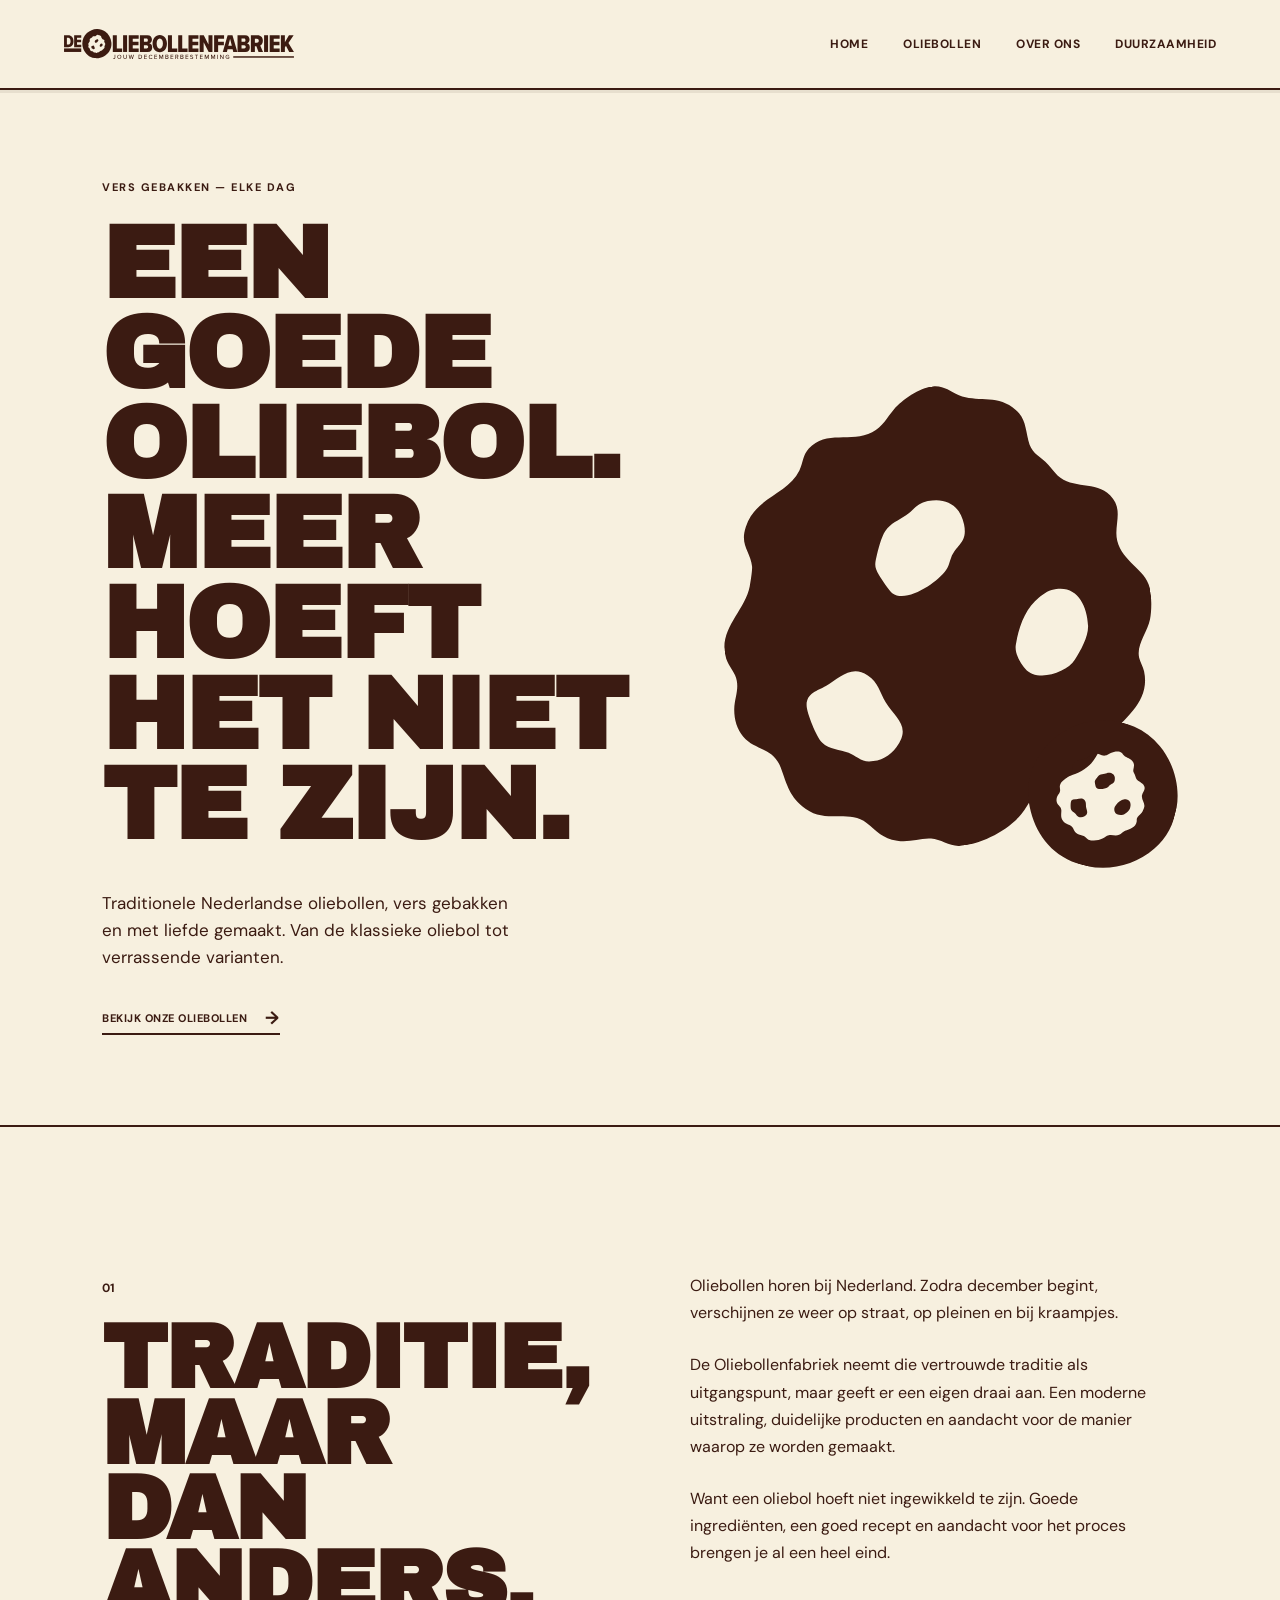
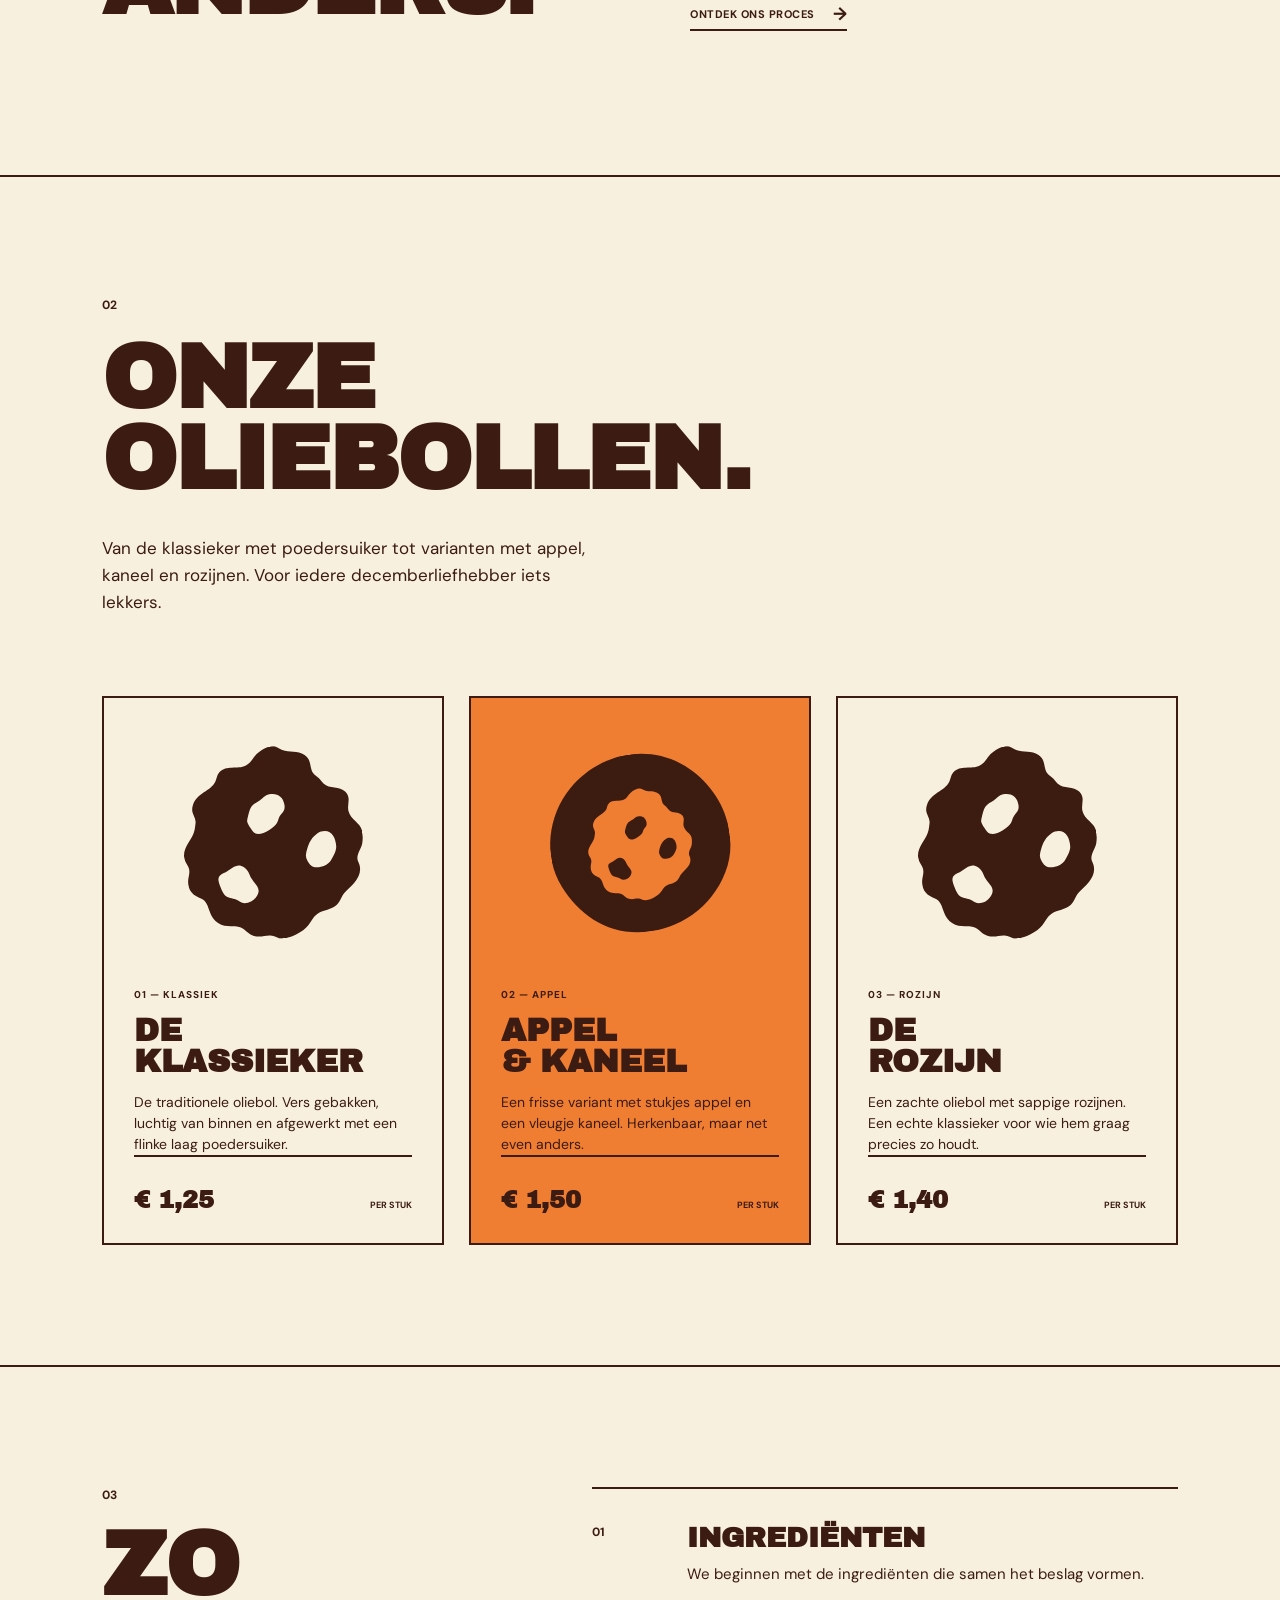
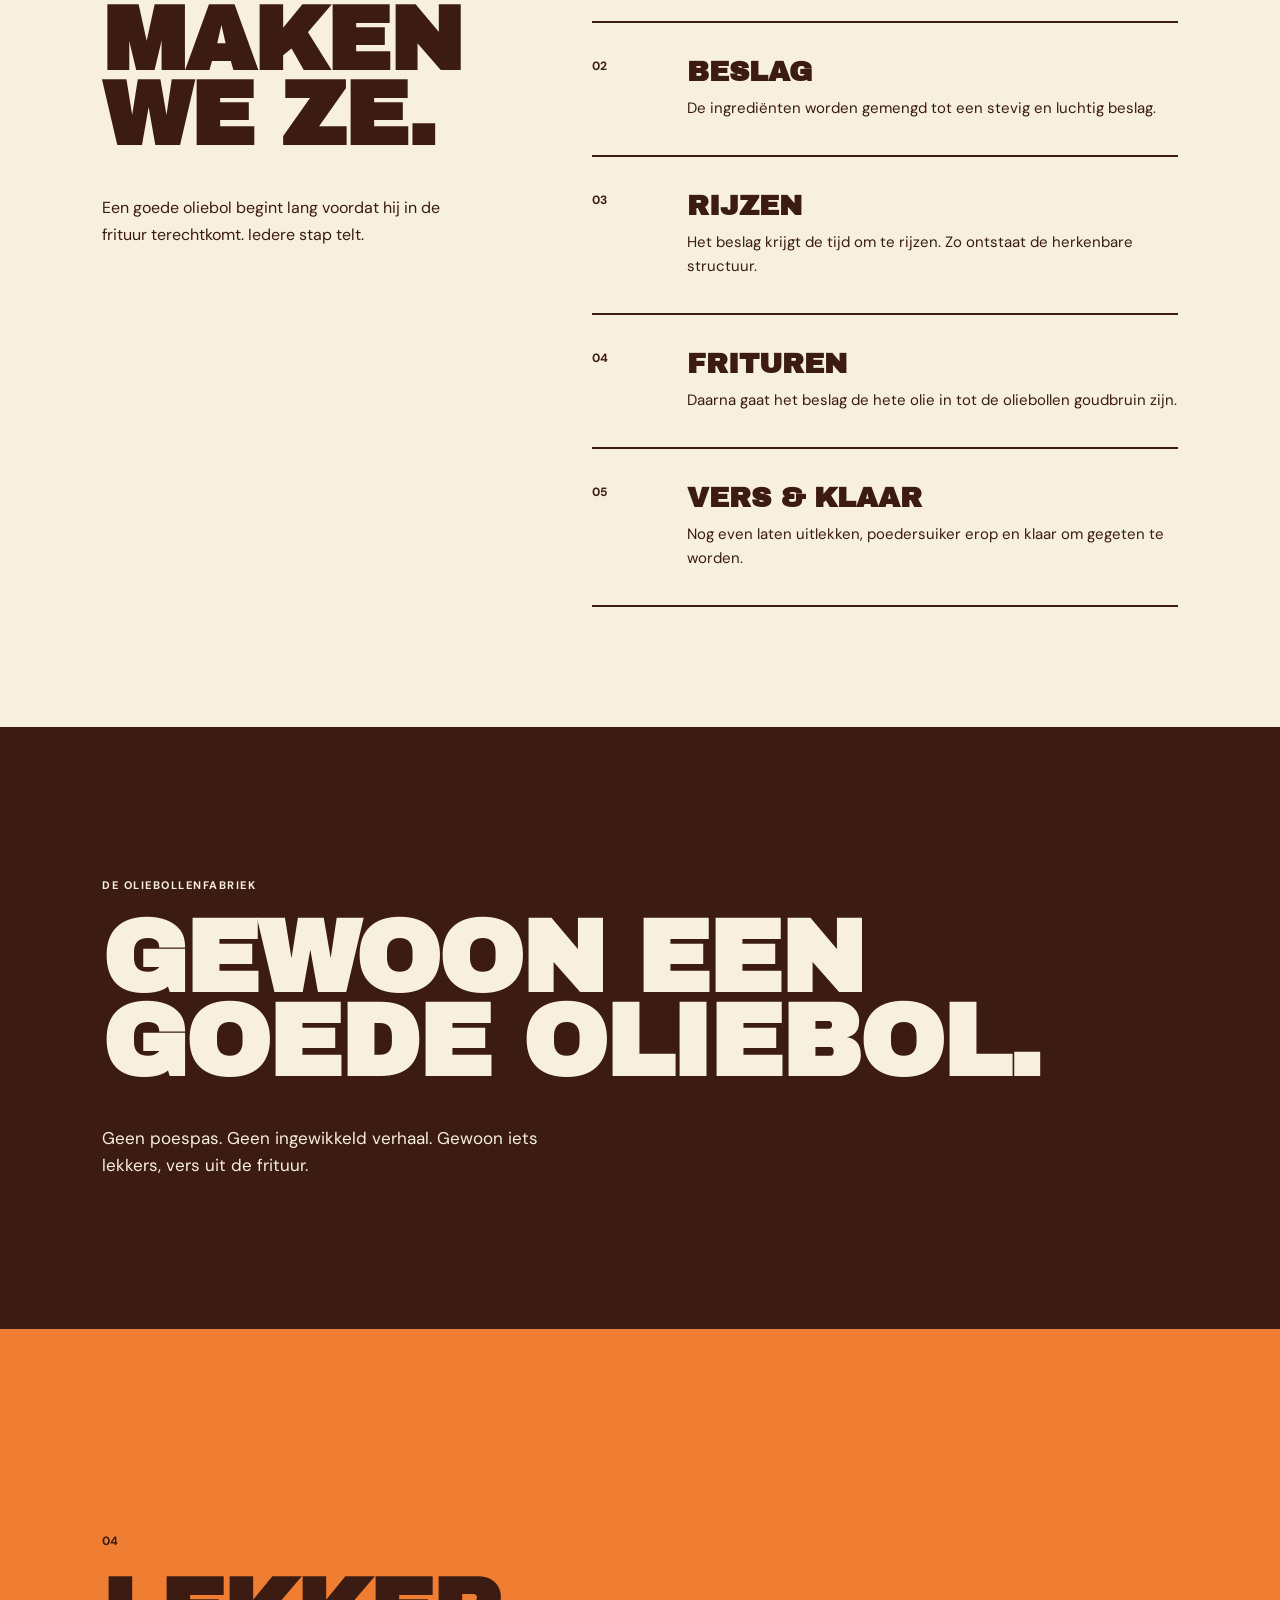
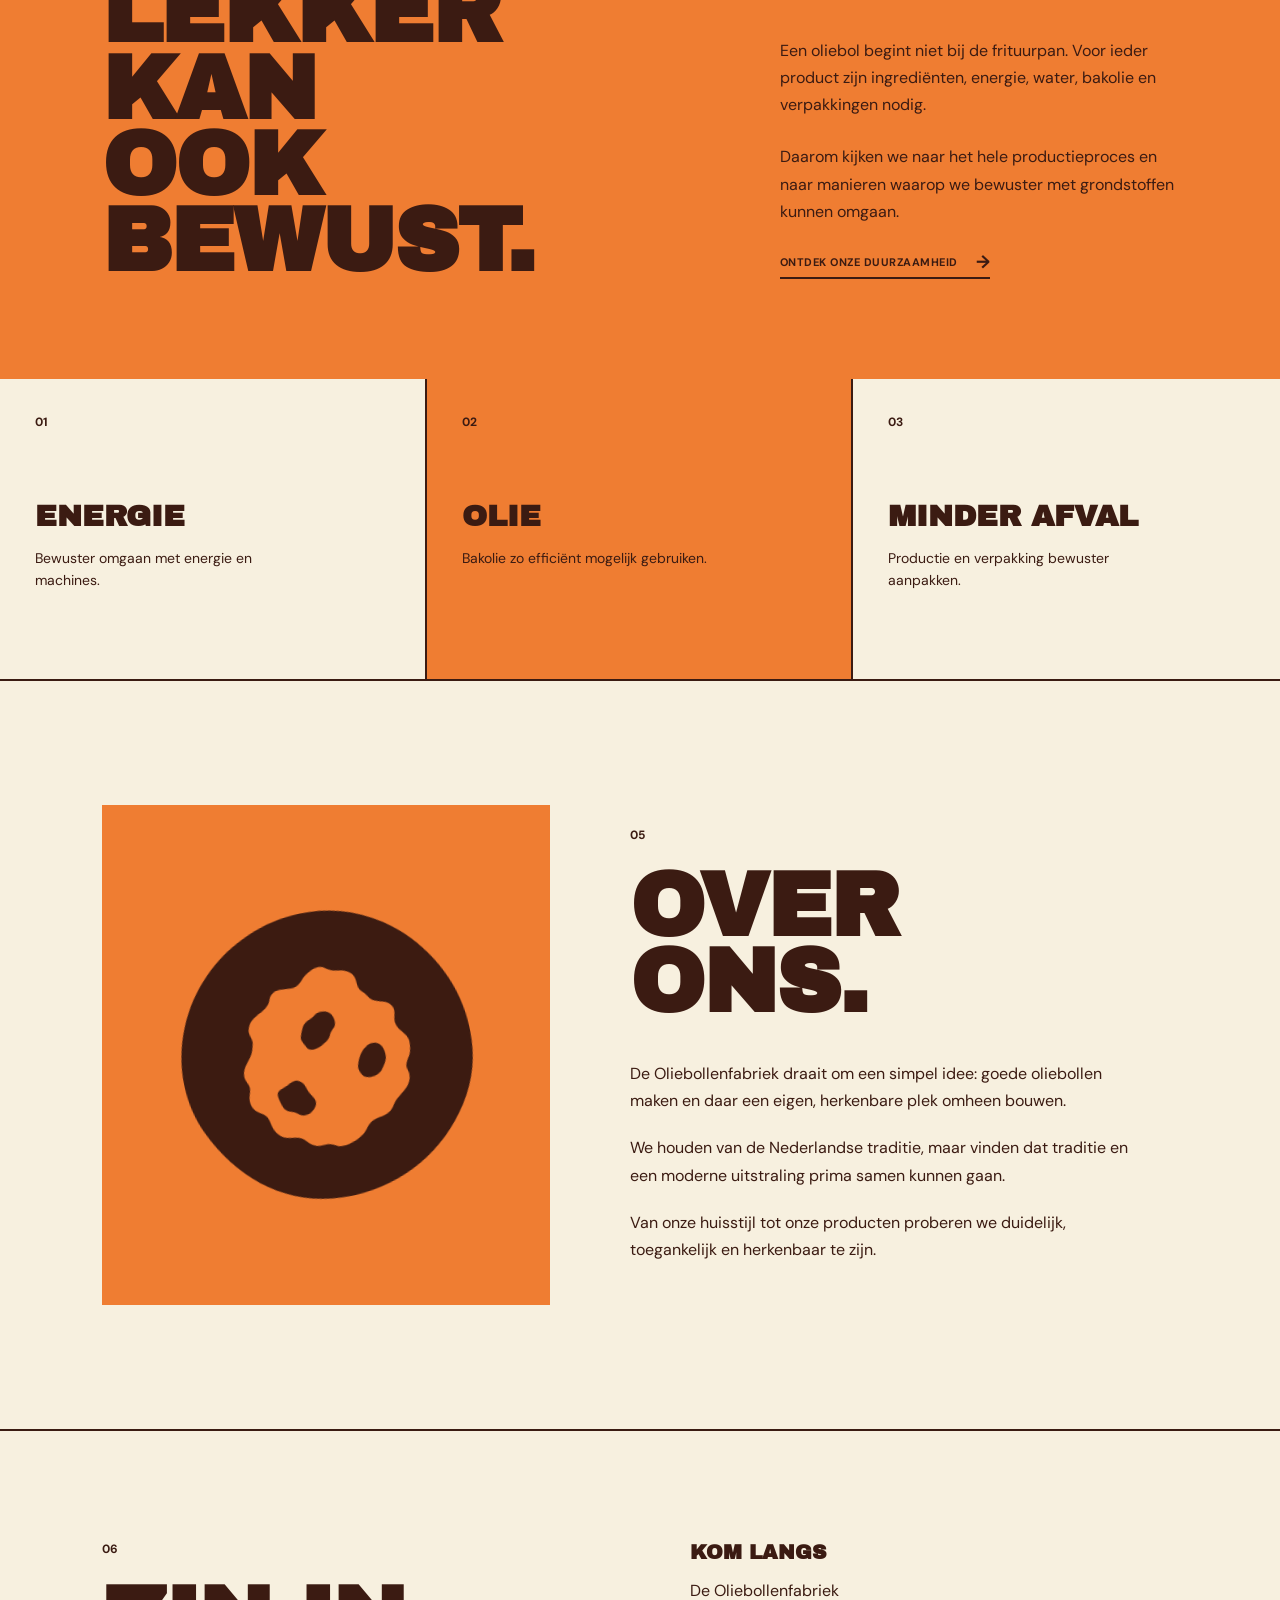
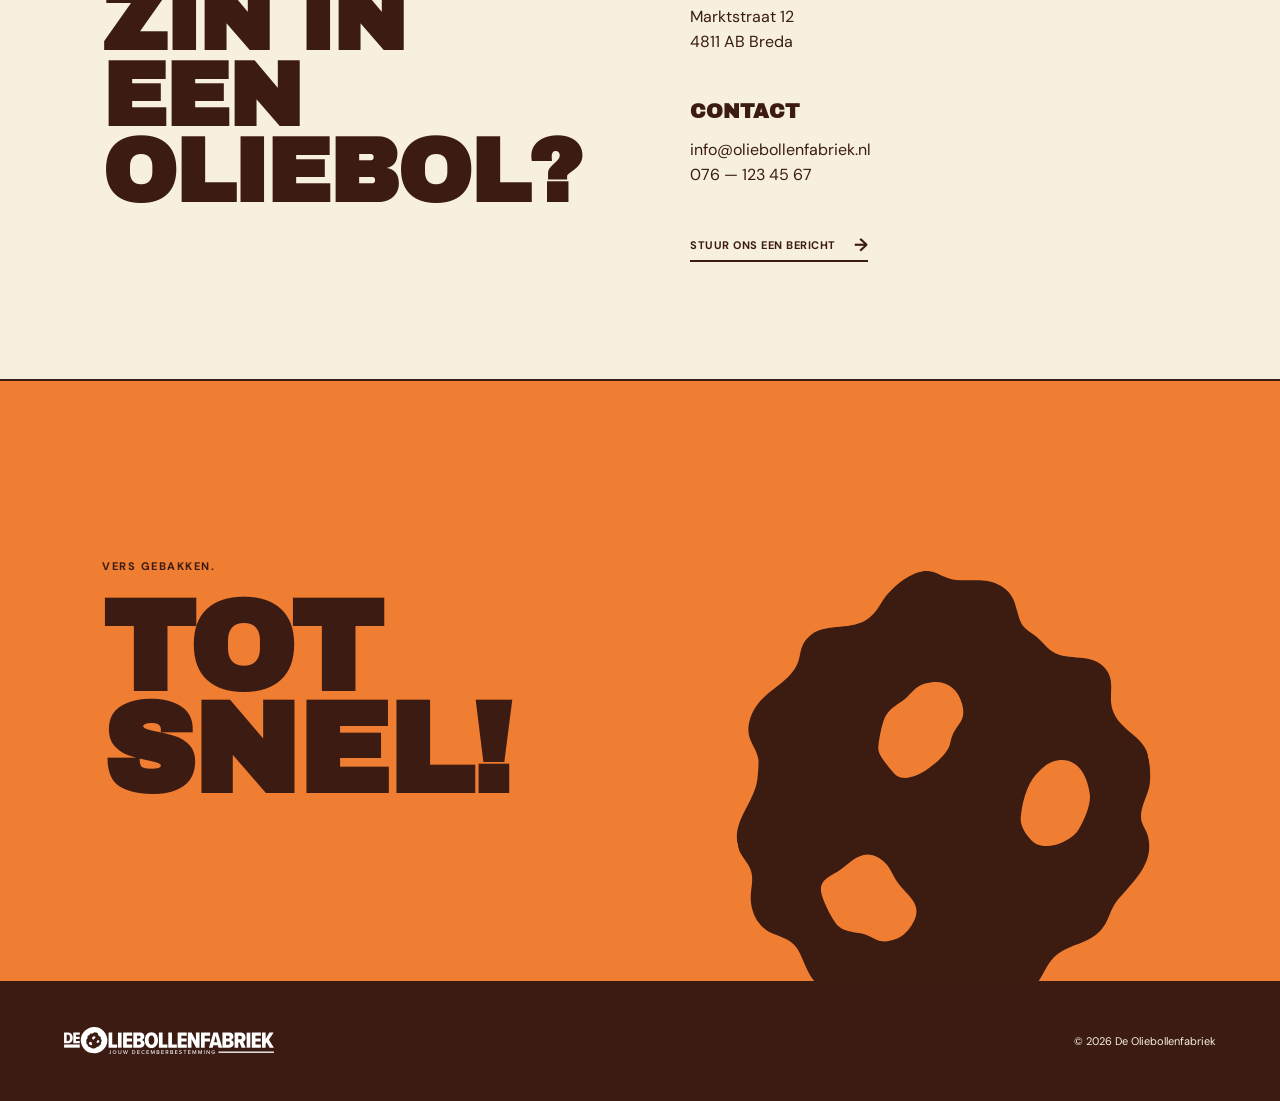
<file: index.html>
<!DOCTYPE html>
<html lang="nl">
<head>
    <meta charset="UTF-8">
    <meta name="viewport" content="width=device-width, initial-scale=1.0">

    <title>De Oliebollenfabriek</title>

    <link rel="stylesheet" href="style.css">

    <link rel="preconnect" href="https://fonts.googleapis.com">
    <link rel="preconnect" href="https://fonts.gstatic.com" crossorigin>

    <link
        href="https://fonts.googleapis.com/css2?family=Archivo+Black&family=DM+Sans:wght@400;500;700&display=swap"
        rel="stylesheet"
    >
</head>

<body>


<!-- =====================================================
     HEADER
     ===================================================== -->

<header class="navbar">

    <a href="index.html" class="brand">
        <img src="typeface_logo.svg" alt="De Oliebollenfabriek">
    </a>

    <nav>
        <a href="index.html">Home</a>
        <a href="#producten">Oliebollen</a>
        <a href="#over-ons">Over ons</a>
        <a href="duurzaamheid.html">Duurzaamheid</a>
    </nav>

</header>


<main>


<!-- =====================================================
     HERO
     ===================================================== -->

<section class="home-hero">

    <div class="home-hero-content">

        <p class="eyebrow">
            VERS GEBAKKEN — ELKE DAG
        </p>

        <h1>
            EEN GOEDE<br>
            OLIEBOL.<br>
            MEER HOEFT<br>
            HET NIET TE ZIJN.
        </h1>

        <p class="hero-description">
            Traditionele Nederlandse oliebollen, vers gebakken
            en met liefde gemaakt. Van de klassieke oliebol
            tot verrassende varianten.
        </p>

        <a href="#producten" class="text-button">
            BEKIJK ONZE OLIEBOLLEN
            <span>→</span>
        </a>

    </div>


    <div class="home-hero-visual">

        <img
            src="oliebol.svg"
            alt=""
            class="hero-oliebol"
        >

        <img
            src="oliebol_negative.svg"
            alt=""
            class="hero-oliebol-small"
        >

    </div>

</section>


<!-- =====================================================
     BRAND STORY
     ===================================================== -->

<section class="brand-story">

    <div class="brand-story-heading">

        <p class="section-number">
            01
        </p>

        <h2>
            TRADITIE,<br>
            MAAR DAN<br>
            ANDERS.
        </h2>

    </div>


    <div class="brand-story-content">

        <p>
            Oliebollen horen bij Nederland. Zodra december
            begint, verschijnen ze weer op straat, op pleinen
            en bij kraampjes.
        </p>

        <p>
            De Oliebollenfabriek neemt die vertrouwde traditie
            als uitgangspunt, maar geeft er een eigen draai aan.
            Een moderne uitstraling, duidelijke producten en
            aandacht voor de manier waarop ze worden gemaakt.
        </p>

        <p>
            Want een oliebol hoeft niet ingewikkeld te zijn.
            Goede ingrediënten, een goed recept en aandacht
            voor het proces brengen je al een heel eind.
        </p>

        <a href="#hoe-we-maken" class="text-button">
            ONTDEK ONS PROCES
            <span>→</span>
        </a>

    </div>

</section>


<!-- =====================================================
     PRODUCTS
     ===================================================== -->

<section class="products" id="producten">

    <div class="section-heading">

        <p class="section-number">
            02
        </p>

        <h2>
            ONZE<br>
            OLIEBOLLEN.
        </h2>

        <p class="section-intro">
            Van de klassieker met poedersuiker tot varianten
            met appel, kaneel en rozijnen. Voor iedere
            decemberliefhebber iets lekkers.
        </p>

    </div>


    <div class="product-grid">


        <!-- CLASSIC -->

        <article class="product-card">

            <div class="product-image">

                <img
                    src="oliebol.svg"
                    alt="Klassieke oliebol"
                >

            </div>

            <p class="product-number">
                01 — KLASSIEK
            </p>

            <h3>
                DE<br>
                KLASSIEKER
            </h3>

            <p>
                De traditionele oliebol. Vers gebakken,
                luchtig van binnen en afgewerkt met een
                flinke laag poedersuiker.
            </p>

            <div class="product-bottom">

                <strong>
                    € 1,25
                </strong>

                <span>
                    PER STUK
                </span>

            </div>

        </article>


        <!-- APPLE -->

        <article class="product-card orange-card">

            <div class="product-image">

                <img
                    src="oliebol_negative.svg"
                    alt="Appel-kaneel oliebol"
                >

            </div>

            <p class="product-number">
                02 — APPEL
            </p>

            <h3>
                APPEL<br>
                & KANEEL
            </h3>

            <p>
                Een frisse variant met stukjes appel en
                een vleugje kaneel. Herkenbaar, maar net
                even anders.
            </p>

            <div class="product-bottom">

                <strong>
                    € 1,50
                </strong>

                <span>
                    PER STUK
                </span>

            </div>

        </article>


        <!-- RAISIN -->

        <article class="product-card">

            <div class="product-image">

                <img
                    src="oliebol.svg"
                    alt="Oliebol met rozijnen"
                >

            </div>

            <p class="product-number">
                03 — ROZIJN
            </p>

            <h3>
                DE<br>
                ROZIJN
            </h3>

            <p>
                Een zachte oliebol met sappige rozijnen.
                Een echte klassieker voor wie hem graag
                precies zo houdt.
            </p>

            <div class="product-bottom">

                <strong>
                    € 1,40
                </strong>

                <span>
                    PER STUK
                </span>

            </div>

        </article>

    </div>

</section>


<!-- =====================================================
     HOW WE MAKE THEM
     ===================================================== -->

<section class="process" id="hoe-we-maken">

    <div class="process-heading">

        <p class="section-number">
            03
        </p>

        <h2>
            ZO MAKEN<br>
            WE ZE.
        </h2>

        <p>
            Een goede oliebol begint lang voordat hij
            in de frituur terechtkomt. Iedere stap telt.
        </p>

    </div>


    <div class="process-steps">


        <div class="process-step">

            <span>01</span>

            <div>
                <h3>INGREDIËNTEN</h3>

                <p>
                    We beginnen met de ingrediënten die
                    samen het beslag vormen.
                </p>
            </div>

        </div>


        <div class="process-step">

            <span>02</span>

            <div>
                <h3>BESLAG</h3>

                <p>
                    De ingrediënten worden gemengd tot
                    een stevig en luchtig beslag.
                </p>
            </div>

        </div>


        <div class="process-step">

            <span>03</span>

            <div>
                <h3>RIJZEN</h3>

                <p>
                    Het beslag krijgt de tijd om te rijzen.
                    Zo ontstaat de herkenbare structuur.
                </p>
            </div>

        </div>


        <div class="process-step">

            <span>04</span>

            <div>
                <h3>FRITUREN</h3>

                <p>
                    Daarna gaat het beslag de hete olie in
                    tot de oliebollen goudbruin zijn.
                </p>
            </div>

        </div>


        <div class="process-step">

            <span>05</span>

            <div>
                <h3>VERS & KLAAR</h3>

                <p>
                    Nog even laten uitlekken, poedersuiker
                    erop en klaar om gegeten te worden.
                </p>
            </div>

        </div>

    </div>

</section>


<!-- =====================================================
     BIG BRAND STATEMENT
     ===================================================== -->

<section class="brand-statement">

    <p class="eyebrow">
        DE OLIEBOLLENFABRIEK
    </p>

    <h2>
        GEWOON EEN<br>
        GOEDE OLIEBOL.
    </h2>

    <p>
        Geen poespas. Geen ingewikkeld verhaal.
        Gewoon iets lekkers, vers uit de frituur.
    </p>

</section>


<!-- =====================================================
     SUSTAINABILITY PREVIEW
     ===================================================== -->

<section class="sustainability-teaser">

    <div>

        <p class="section-number">
            04
        </p>

        <h2>
            LEKKER KAN<br>
            OOK BEWUST.
        </h2>

    </div>


    <div class="teaser-content">

        <p>
            Een oliebol begint niet bij de frituurpan.
            Voor ieder product zijn ingrediënten, energie,
            water, bakolie en verpakkingen nodig.
        </p>

        <p>
            Daarom kijken we naar het hele productieproces
            en naar manieren waarop we bewuster met
            grondstoffen kunnen omgaan.
        </p>

        <a
            href="duurzaamheid.html"
            class="text-button"
        >
            ONTDEK ONZE DUURZAAMHEID
            <span>→</span>
        </a>

    </div>

</section>


<!-- =====================================================
     SUSTAINABILITY MINI TOPICS
     ===================================================== -->

<section class="sustainability-highlights">

    <div class="sustainability-highlight">

        <span>01</span>

        <h3>
            ENERGIE
        </h3>

        <p>
            Bewuster omgaan met energie en machines.
        </p>

    </div>


    <div class="sustainability-highlight orange-highlight">

        <span>02</span>

        <h3>
            OLIE
        </h3>

        <p>
            Bakolie zo efficiënt mogelijk gebruiken.
        </p>

    </div>


    <div class="sustainability-highlight">

        <span>03</span>

        <h3>
            MINDER AFVAL
        </h3>

        <p>
            Productie en verpakking bewuster aanpakken.
        </p>

    </div>

</section>


<!-- =====================================================
     ABOUT US
     ===================================================== -->

<section class="about-home" id="over-ons">

    <div class="about-home-visual">

        <img
            src="oliebol_negative.svg"
            alt=""
        >

    </div>


    <div class="about-home-content">

        <p class="section-number">
            05
        </p>

        <h2>
            OVER<br>
            ONS.
        </h2>

        <p>
            De Oliebollenfabriek draait om een simpel idee:
            goede oliebollen maken en daar een eigen,
            herkenbare plek omheen bouwen.
        </p>

        <p>
            We houden van de Nederlandse traditie, maar
            vinden dat traditie en een moderne uitstraling
            prima samen kunnen gaan.
        </p>

        <p>
            Van onze huisstijl tot onze producten proberen
            we duidelijk, toegankelijk en herkenbaar te zijn.
        </p>

    </div>

</section>


<!-- =====================================================
     CONTACT
     ===================================================== -->

<section class="contact">

    <div>

        <p class="section-number">
            06
        </p>

        <h2>
            ZIN IN<br>
            EEN<br>
            OLIEBOL?
        </h2>

    </div>


    <div class="contact-info">

        <h3>
            KOM LANGS
        </h3>

        <p>
            De Oliebollenfabriek<br>
            Marktstraat 12<br>
            4811 AB Breda
        </p>


        <h3>
            CONTACT
        </h3>

        <p>
            info@oliebollenfabriek.nl<br>
            076 — 123 45 67
        </p>


        <a href="mailto:info@oliebollenfabriek.nl" class="text-button">
            STUUR ONS EEN BERICHT
            <span>→</span>
        </a>

    </div>

</section>


<!-- =====================================================
     CTA
     ===================================================== -->

<section class="home-cta">

    <p class="eyebrow">
        VERS GEBAKKEN.
    </p>

    <h2>
        TOT<br>
        SNEL!
    </h2>

    <img
        src="oliebol.svg"
        alt=""
    >

</section>


</main>


<!-- =====================================================
     FOOTER
     ===================================================== -->

<footer class="footer">

    <img
        src="typeface_logo.svg"
        alt="De Oliebollenfabriek"
    >

    <p>
        © 2026 De Oliebollenfabriek
    </p>

</footer>


</body>
</html>
</file>
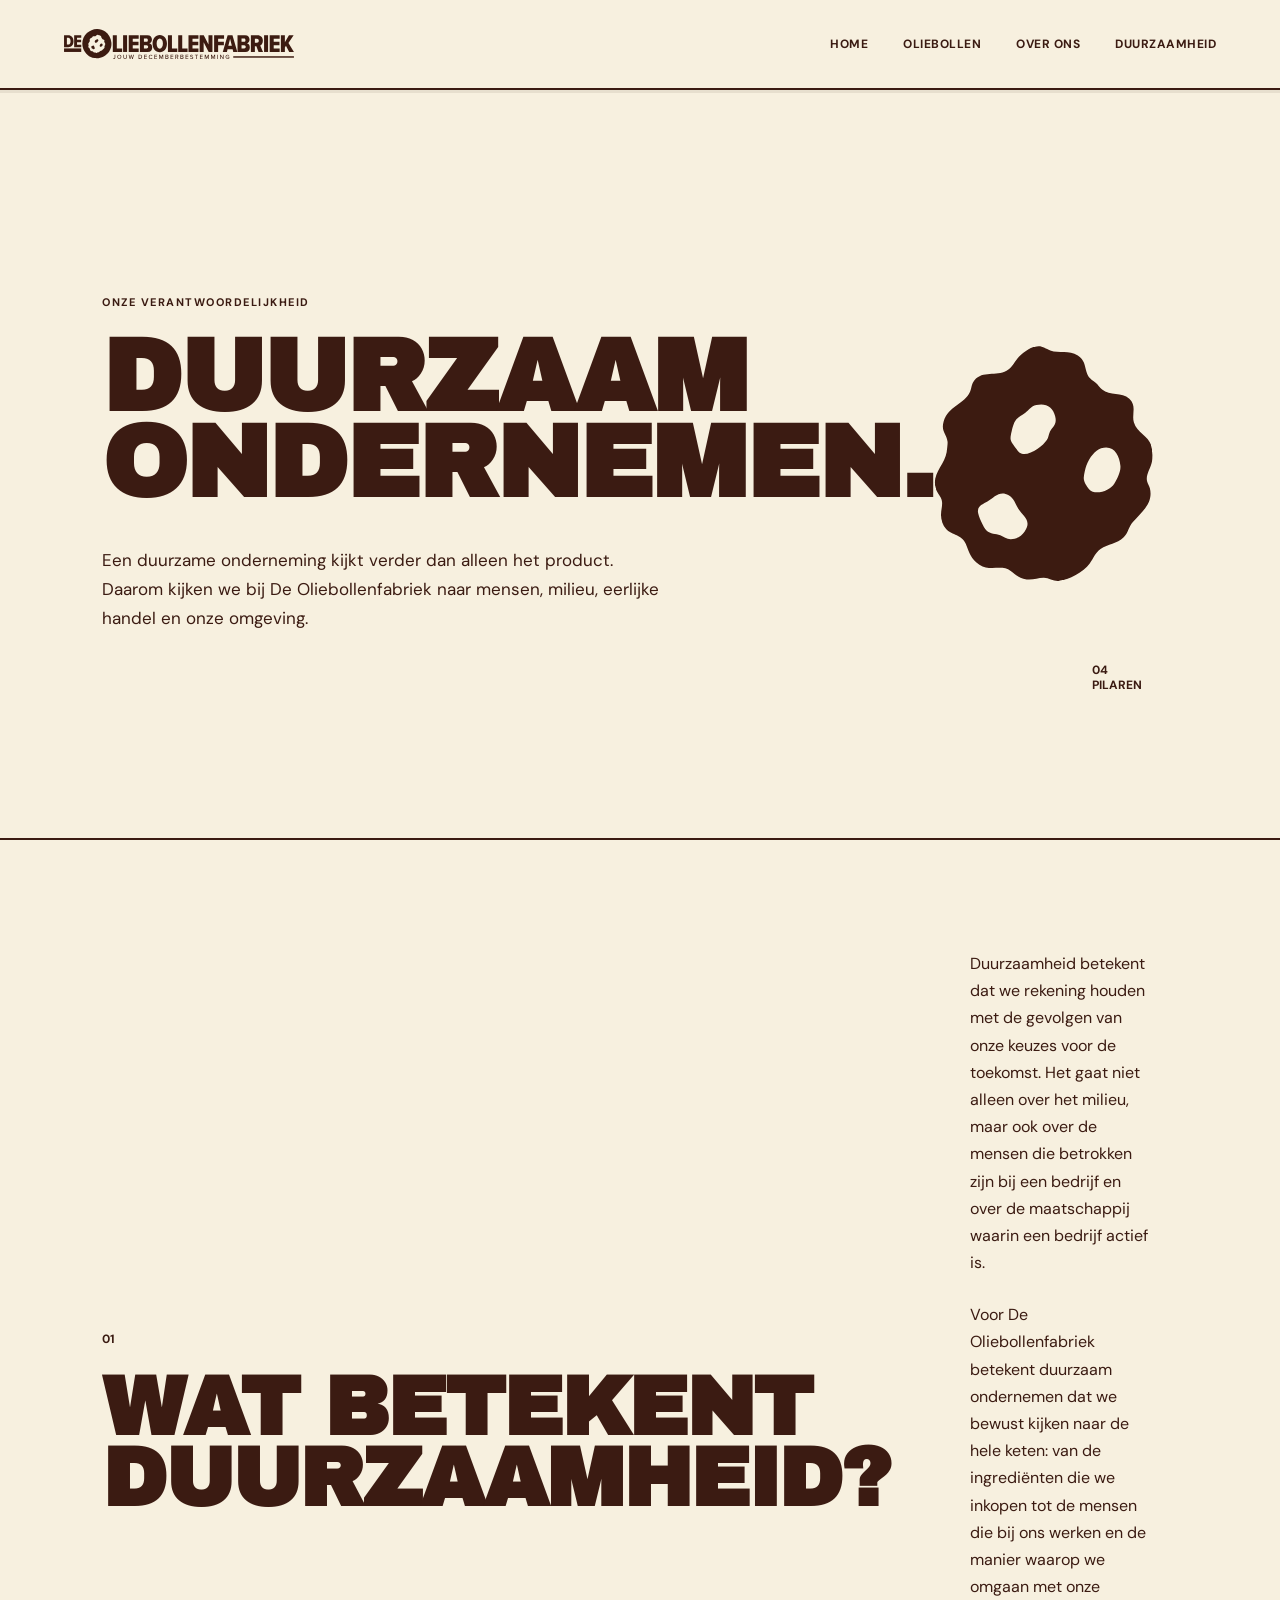
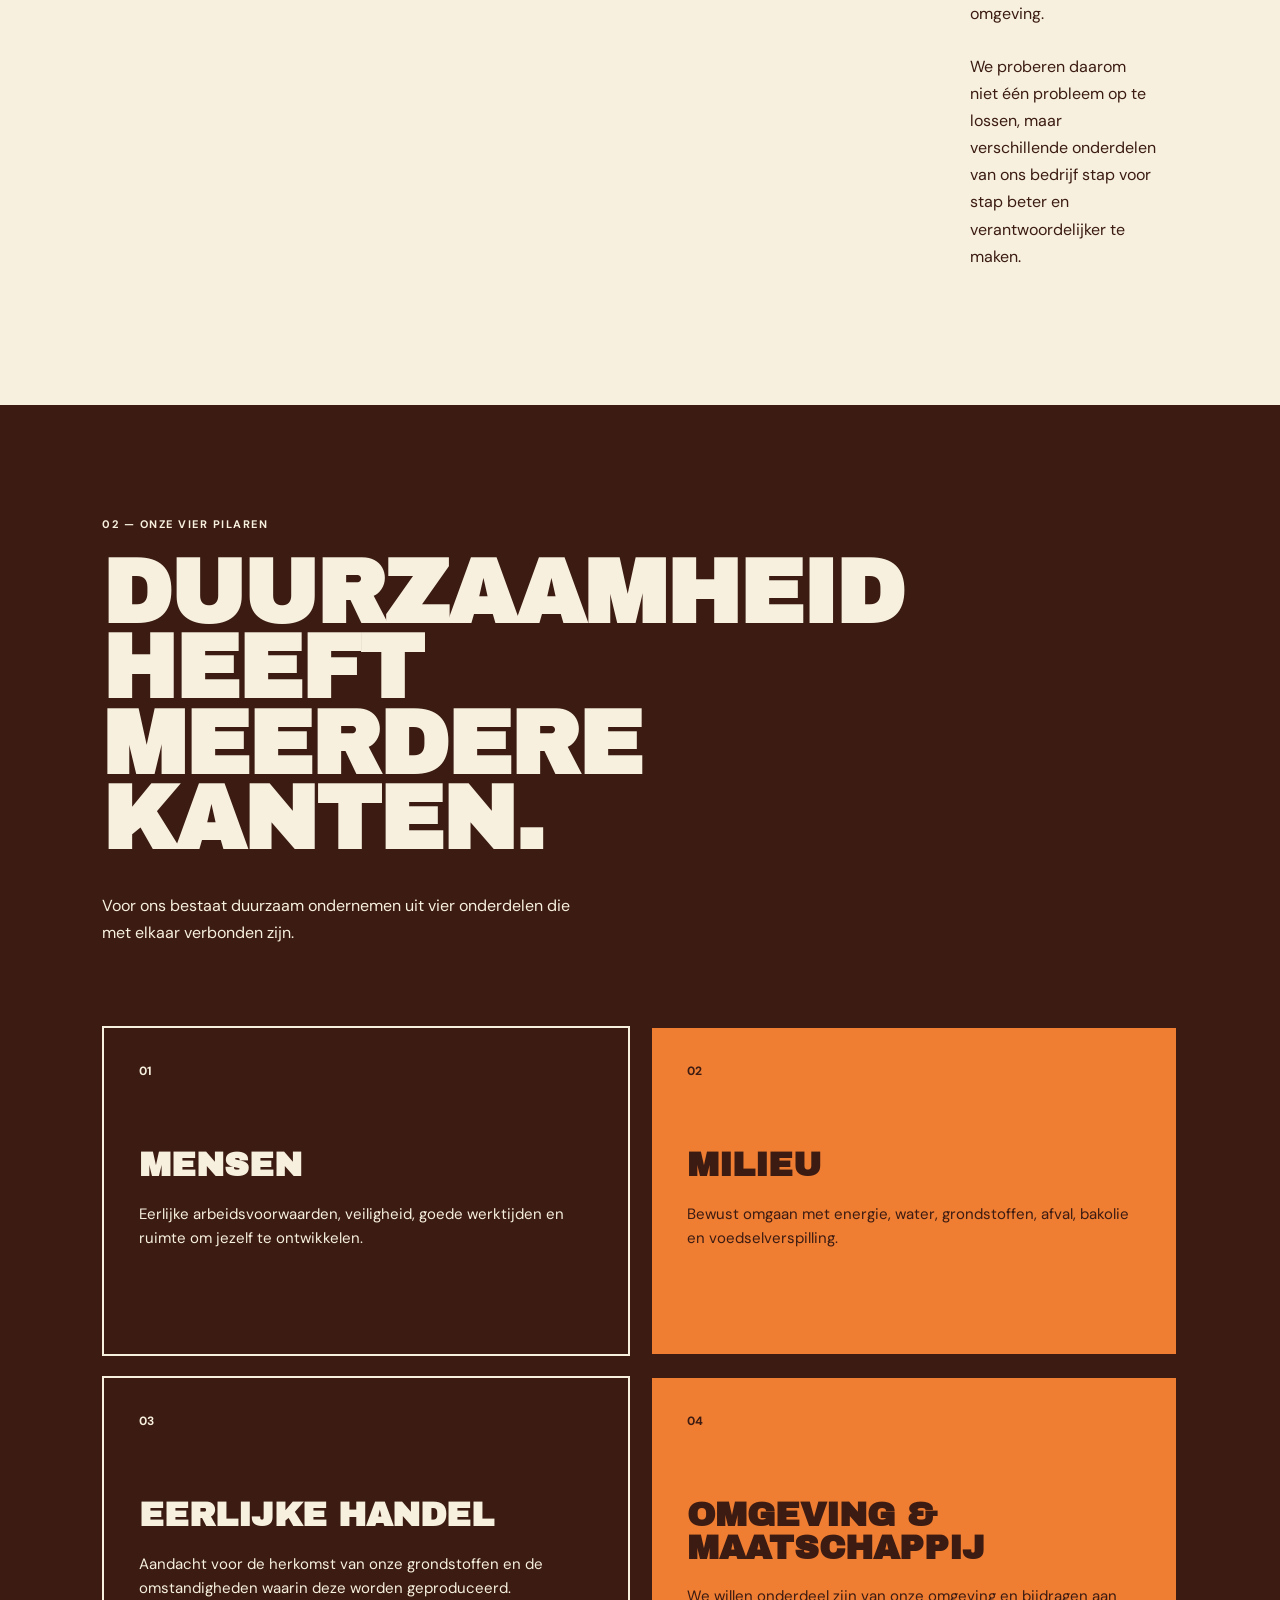
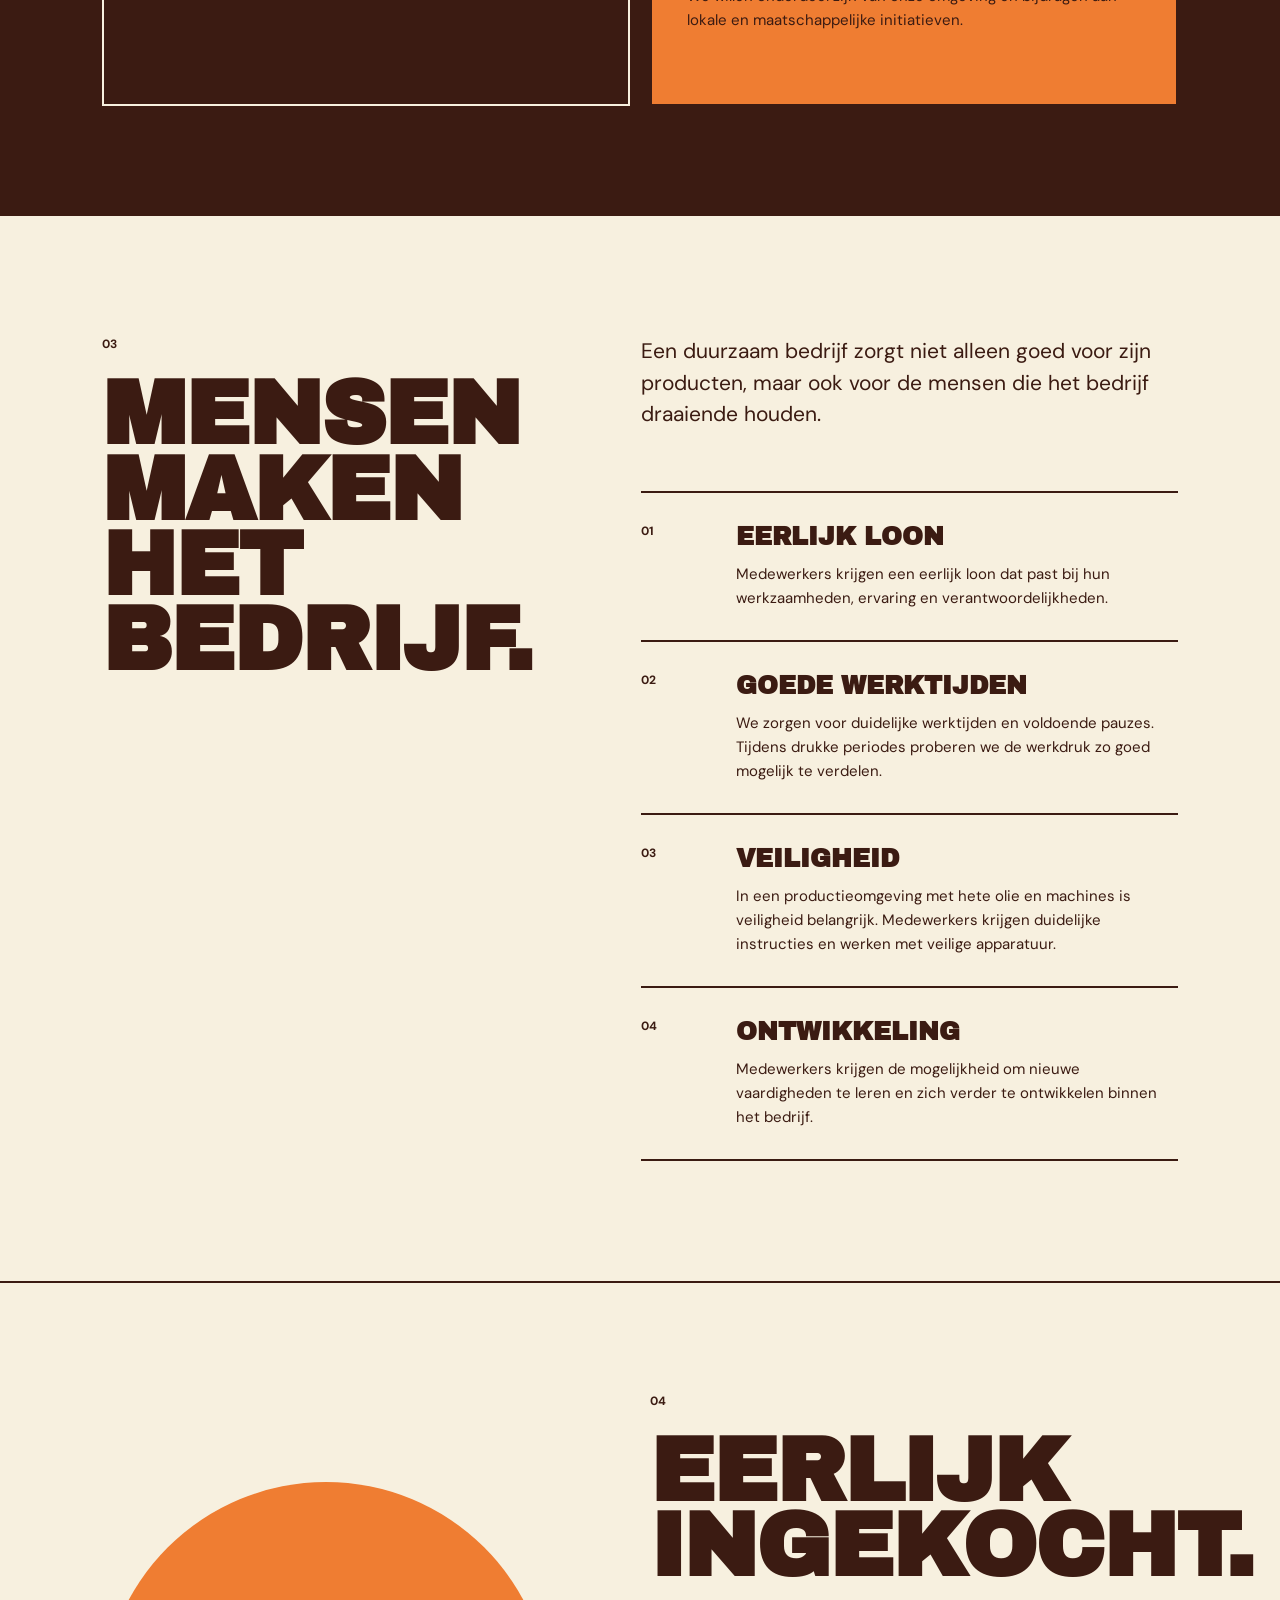
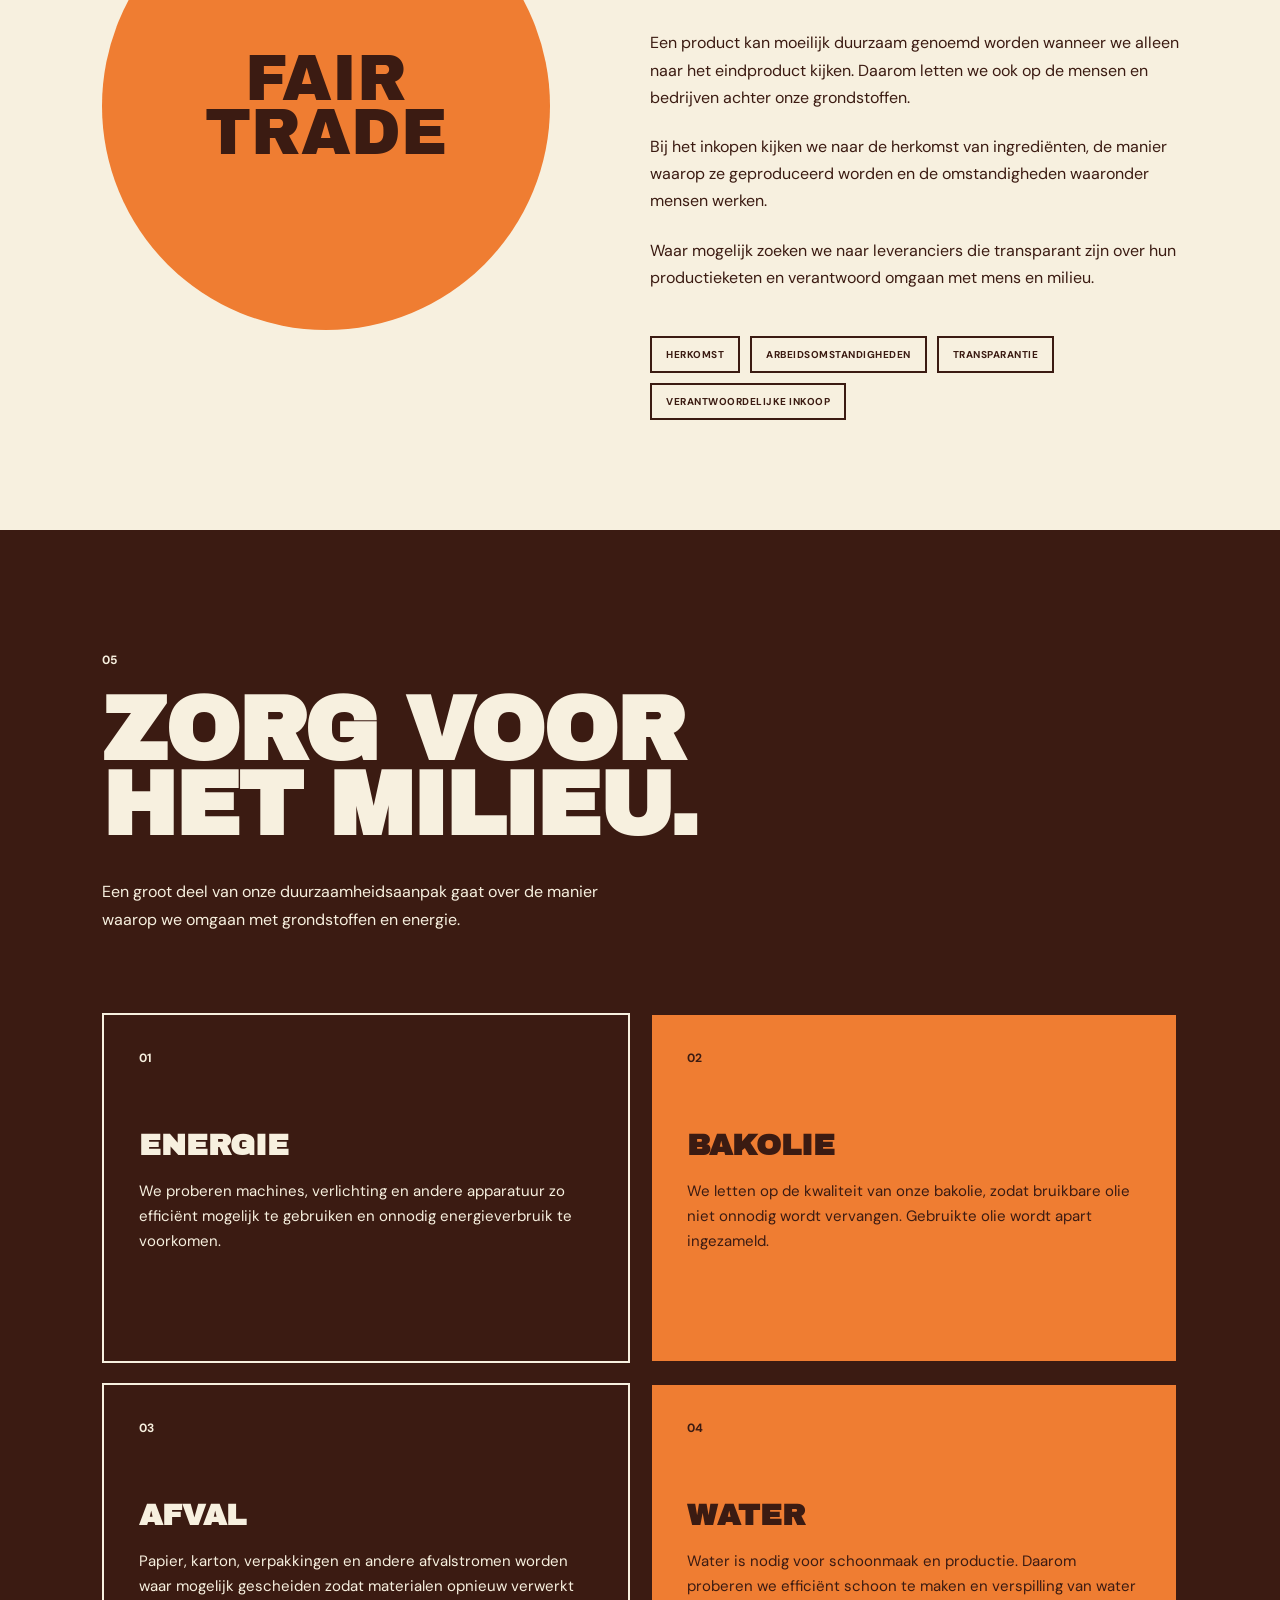
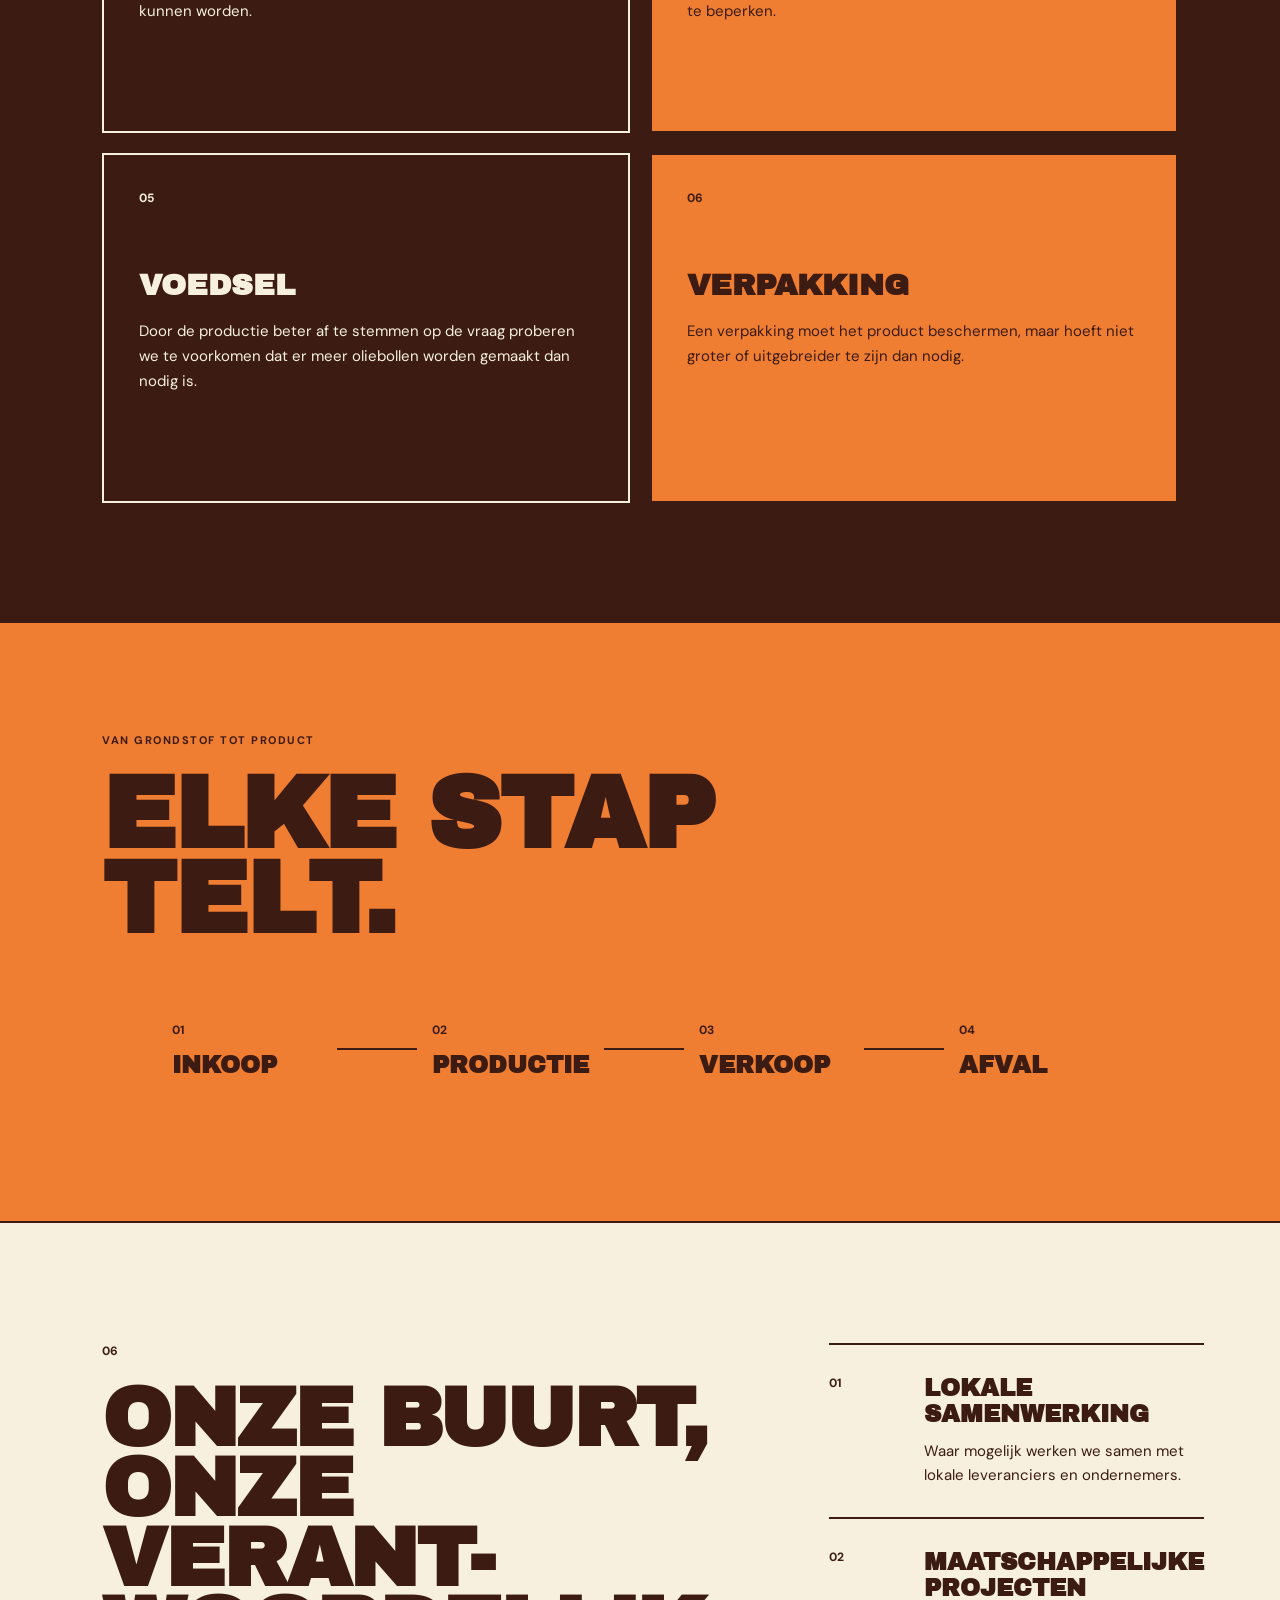
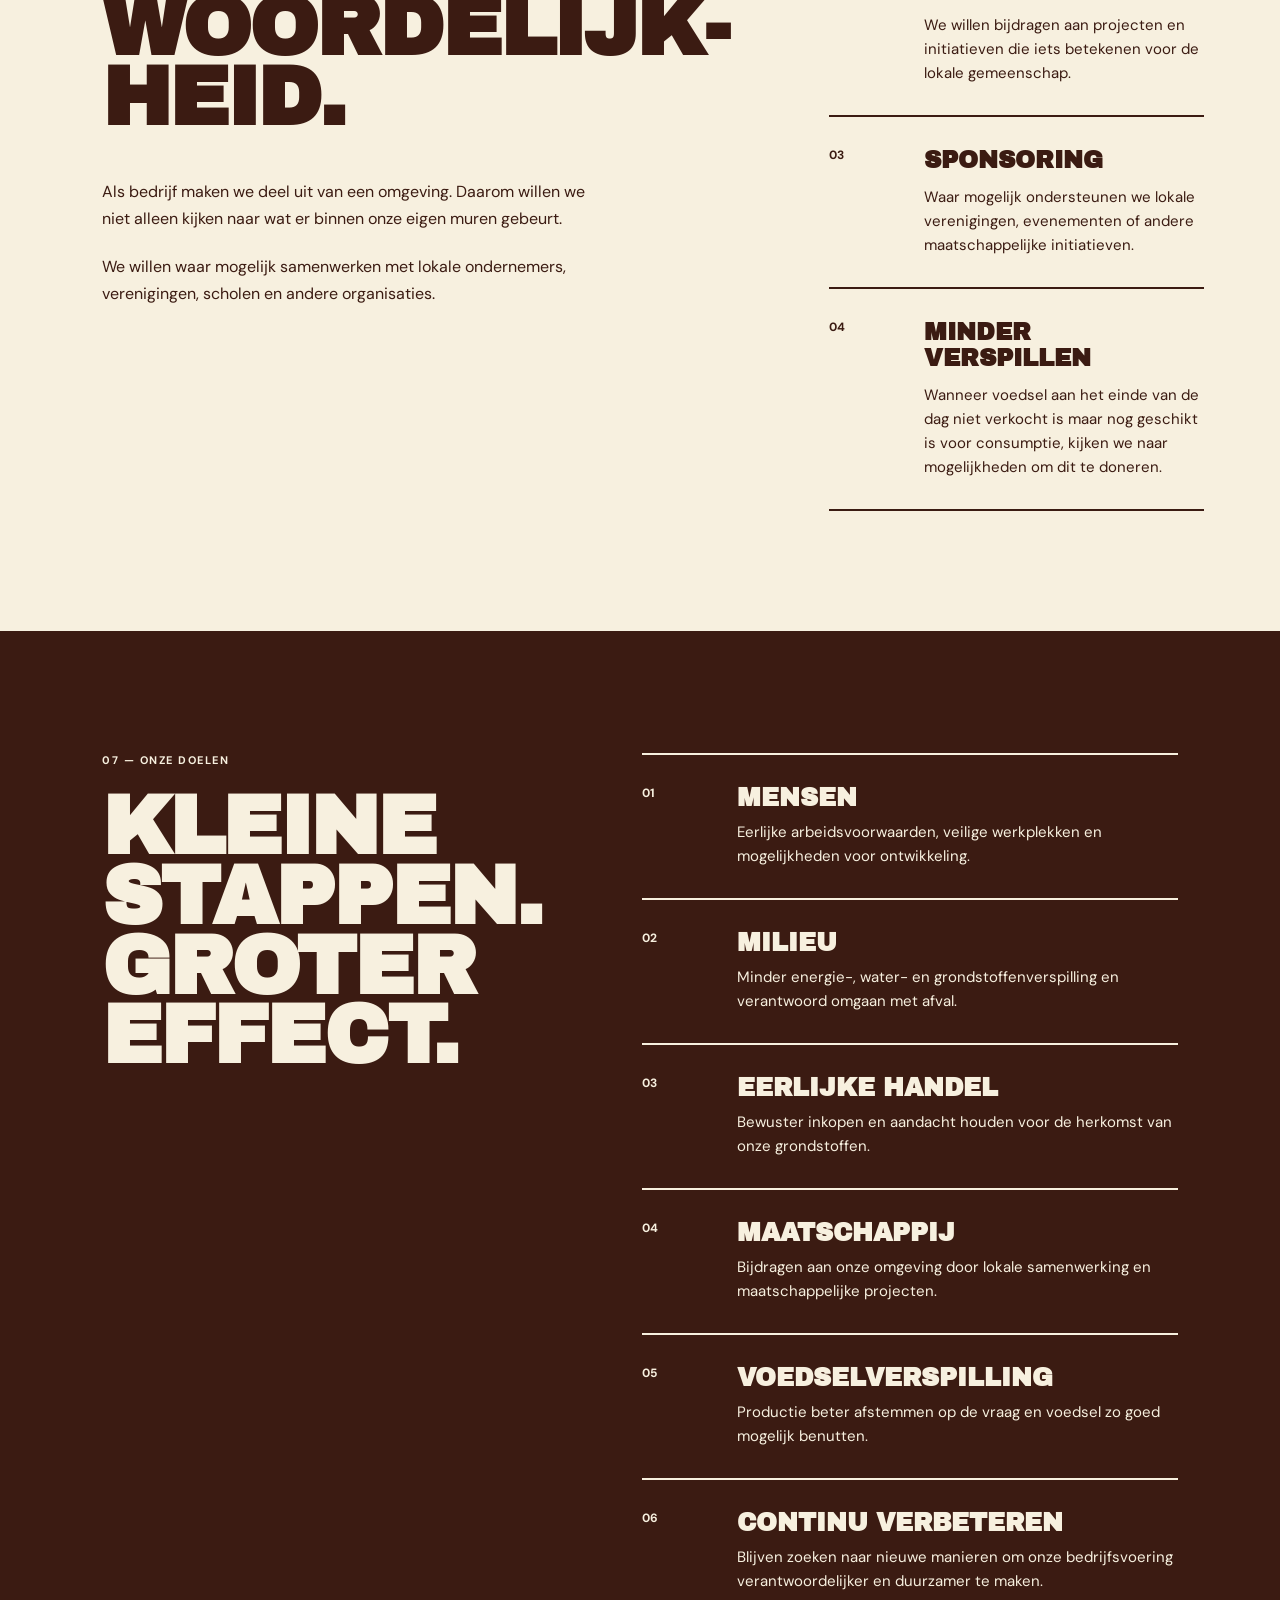
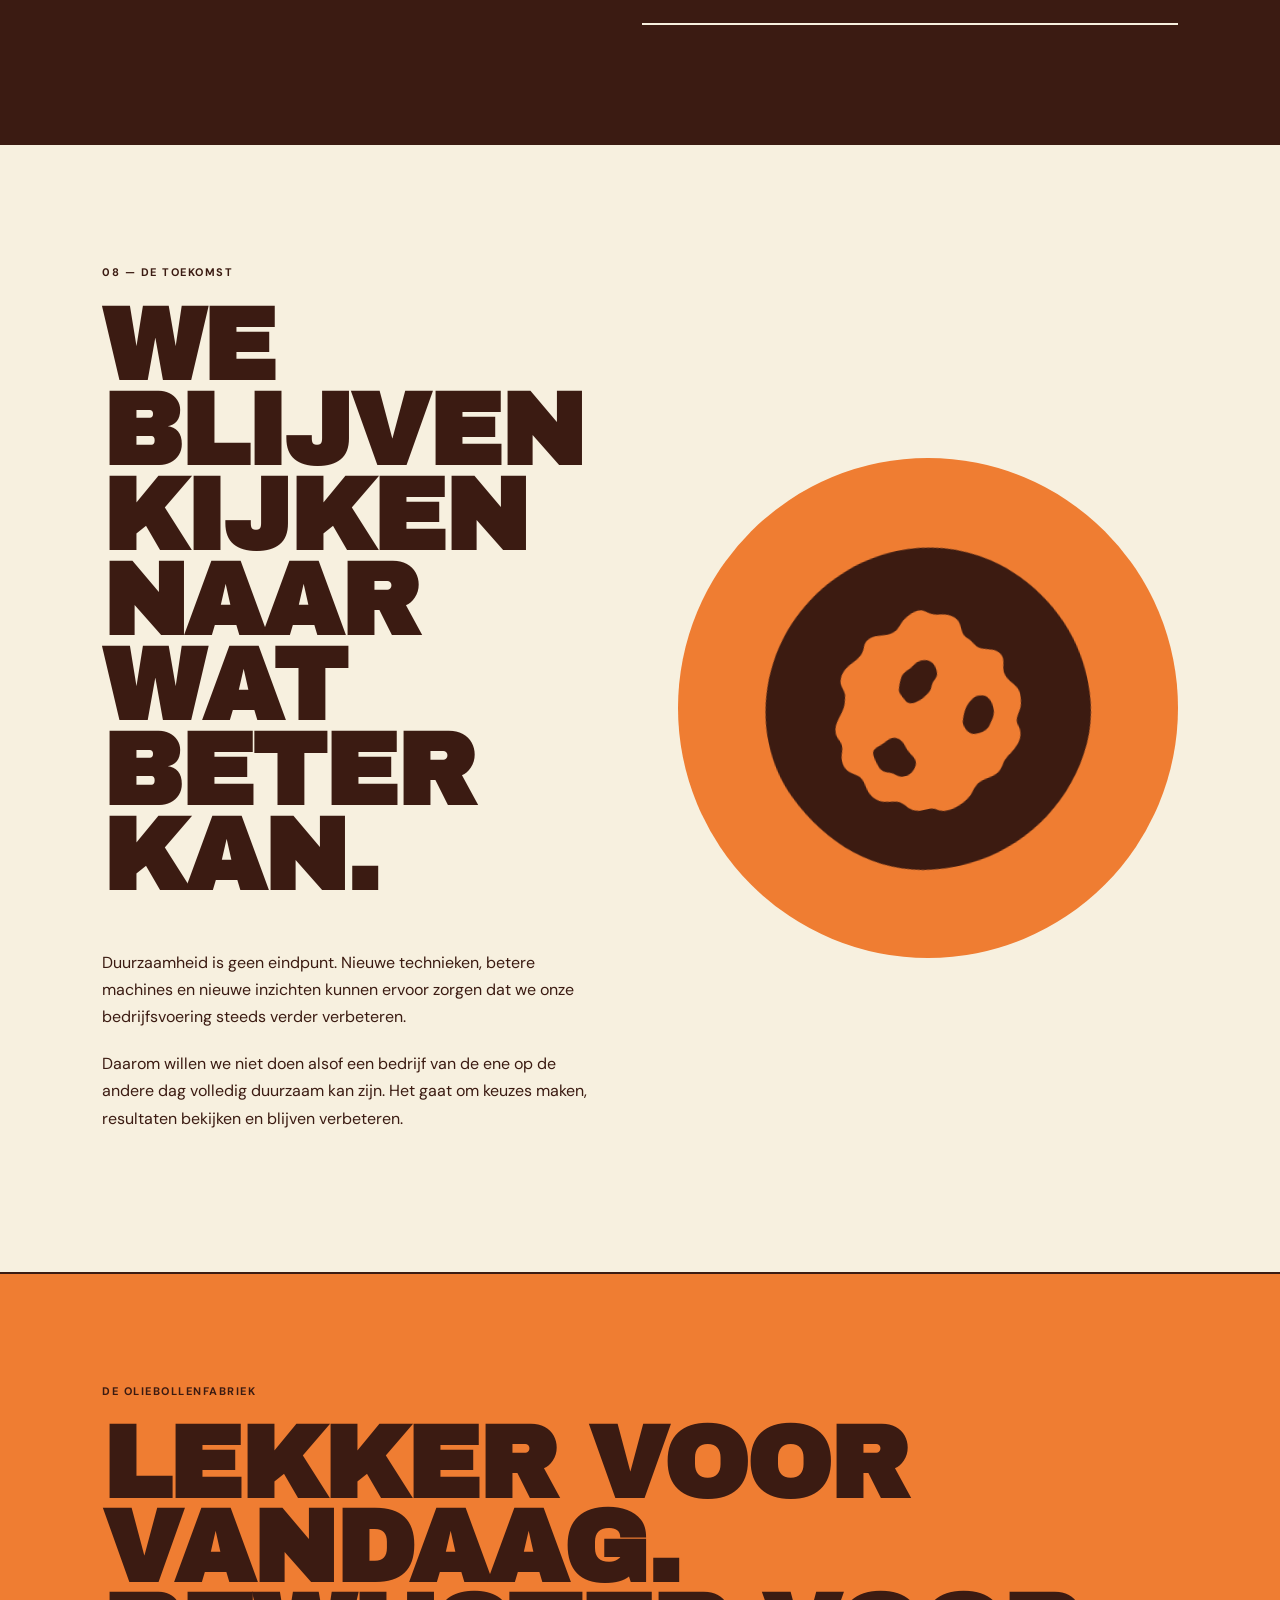
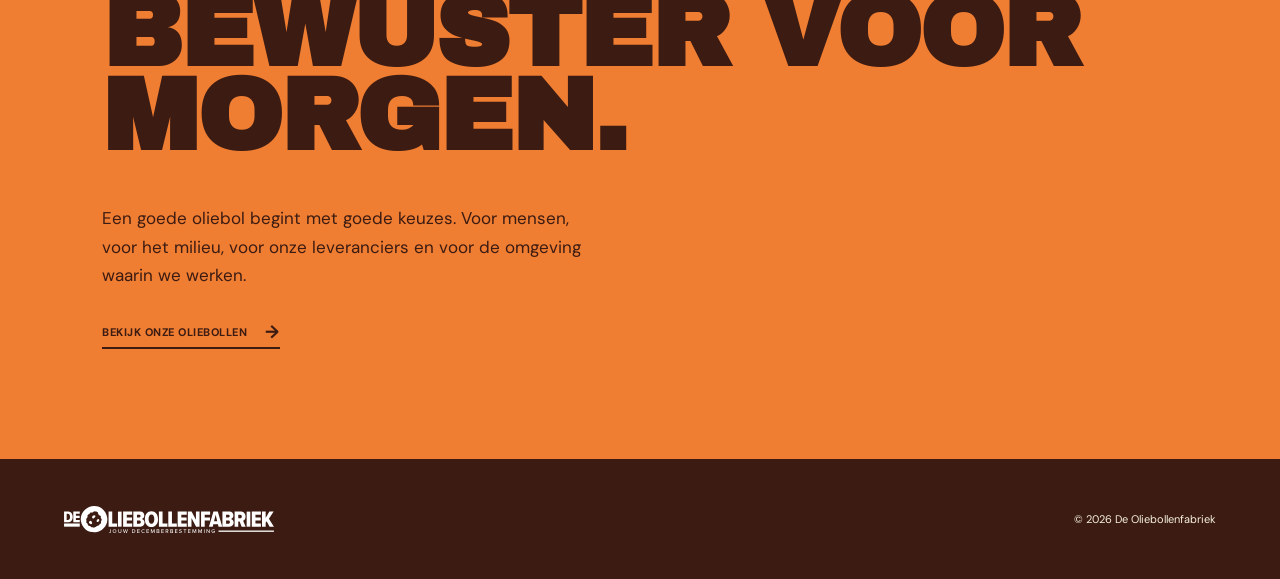
<file: duurzaamheid.html>
<!DOCTYPE html>
<html lang="nl">
<head>
    <meta charset="UTF-8">
    <meta name="viewport" content="width=device-width, initial-scale=1.0">

    <title>Duurzaamheid — De Oliebollenfabriek</title>

    <link rel="stylesheet" href="style.css">

    <link rel="preconnect" href="https://fonts.googleapis.com">
    <link rel="preconnect" href="https://fonts.gstatic.com" crossorigin>

    <link
        href="https://fonts.googleapis.com/css2?family=Archivo+Black&family=DM+Sans:wght@400;500;700&display=swap"
        rel="stylesheet"
    >
</head>

<body>


<!-- =====================================================
     HEADER
     ===================================================== -->

<header class="navbar">

    <a href="index.html" class="brand">
        <img src="typeface_logo.svg" alt="De Oliebollenfabriek">
    </a>

    <nav>
        <a href="index.html">Home</a>
        <a href="index.html#producten">Oliebollen</a>
        <a href="index.html#over-ons">Over ons</a>
        <a href="duurzaamheid.html">Duurzaamheid</a>
    </nav>

</header>


<main>


<!-- =====================================================
     HERO
     ===================================================== -->

<section class="sustainability-hero">

    <div class="sustainability-hero-content">

        <p class="eyebrow">
            ONZE VERANTWOORDELIJKHEID
        </p>

        <h1>
            DUURZAAM<br>
            ONDERNEMEN.
        </h1>

        <p class="hero-description">
            Een duurzame onderneming kijkt verder dan alleen
            het product. Daarom kijken we bij De Oliebollenfabriek
            naar mensen, milieu, eerlijke handel en onze omgeving.
        </p>

    </div>


    <div class="sustainability-hero-visual">

        <img
            src="oliebol.svg"
            alt=""
        >

        <span>
            04<br>
            PILAREN
        </span>

    </div>

</section>


<!-- =====================================================
     WHAT IS SUSTAINABILITY?
     ===================================================== -->

<section class="sustainability-intro">

    <div class="sustainability-intro-heading">

        <p class="section-number">
            01
        </p>

        <h2>
            WAT BETEKENT<br>
            DUURZAAMHEID?
        </h2>

    </div>


    <div class="sustainability-intro-content">

        <p>
            Duurzaamheid betekent dat we rekening houden met
            de gevolgen van onze keuzes voor de toekomst. Het
            gaat niet alleen over het milieu, maar ook over de
            mensen die betrokken zijn bij een bedrijf en over
            de maatschappij waarin een bedrijf actief is.
        </p>

        <p>
            Voor De Oliebollenfabriek betekent duurzaam
            ondernemen dat we bewust kijken naar de hele keten:
            van de ingrediënten die we inkopen tot de mensen die
            bij ons werken en de manier waarop we omgaan met
            onze omgeving.
        </p>

        <p>
            We proberen daarom niet één probleem op te lossen,
            maar verschillende onderdelen van ons bedrijf
            stap voor stap beter en verantwoordelijker te maken.
        </p>

    </div>

</section>


<!-- =====================================================
     FOUR PILLARS
     ===================================================== -->

<section class="pillars">

    <div class="pillars-heading">

        <p class="eyebrow">
            02 — ONZE VIER PILAREN
        </p>

        <h2>
            DUURZAAMHEID<br>
            HEEFT MEERDERE<br>
            KANTEN.
        </h2>

        <p>
            Voor ons bestaat duurzaam ondernemen uit vier
            onderdelen die met elkaar verbonden zijn.
        </p>

    </div>


    <div class="pillar-grid">


        <article class="pillar">

            <span>01</span>

            <h3>
                MENSEN
            </h3>

            <p>
                Eerlijke arbeidsvoorwaarden, veiligheid,
                goede werktijden en ruimte om jezelf te
                ontwikkelen.
            </p>

        </article>


        <article class="pillar pillar-orange">

            <span>02</span>

            <h3>
                MILIEU
            </h3>

            <p>
                Bewust omgaan met energie, water, grondstoffen,
                afval, bakolie en voedselverspilling.
            </p>

        </article>


        <article class="pillar">

            <span>03</span>

            <h3>
                EERLIJKE
                HANDEL
            </h3>

            <p>
                Aandacht voor de herkomst van onze grondstoffen
                en de omstandigheden waarin deze worden
                geproduceerd.
            </p>

        </article>


        <article class="pillar pillar-orange">

            <span>04</span>

            <h3>
                OMGEVING
                & MAATSCHAPPIJ
            </h3>

            <p>
                We willen onderdeel zijn van onze omgeving
                en bijdragen aan lokale en maatschappelijke
                initiatieven.
            </p>

        </article>

    </div>

</section>


<!-- =====================================================
     WORKERS
     ===================================================== -->

<section class="people-section">

    <div class="people-heading">

        <p class="section-number">
            03
        </p>

        <h2>
            MENSEN<br>
            MAKEN HET<br>
            BEDRIJF.
        </h2>

    </div>


    <div class="people-content">

        <p class="large-intro">
            Een duurzaam bedrijf zorgt niet alleen goed voor
            zijn producten, maar ook voor de mensen die het
            bedrijf draaiende houden.
        </p>


        <div class="people-list">


            <div class="people-item">

                <span>01</span>

                <div>
                    <h3>
                        EERLIJK LOON
                    </h3>

                    <p>
                        Medewerkers krijgen een eerlijk loon dat
                        past bij hun werkzaamheden, ervaring en
                        verantwoordelijkheden.
                    </p>
                </div>

            </div>


            <div class="people-item">

                <span>02</span>

                <div>
                    <h3>
                        GOEDE WERKTIJDEN
                    </h3>

                    <p>
                        We zorgen voor duidelijke werktijden en
                        voldoende pauzes. Tijdens drukke periodes
                        proberen we de werkdruk zo goed mogelijk
                        te verdelen.
                    </p>
                </div>

            </div>


            <div class="people-item">

                <span>03</span>

                <div>
                    <h3>
                        VEILIGHEID
                    </h3>

                    <p>
                        In een productieomgeving met hete olie
                        en machines is veiligheid belangrijk.
                        Medewerkers krijgen duidelijke instructies
                        en werken met veilige apparatuur.
                    </p>
                </div>

            </div>


            <div class="people-item">

                <span>04</span>

                <div>
                    <h3>
                        ONTWIKKELING
                    </h3>

                    <p>
                        Medewerkers krijgen de mogelijkheid om
                        nieuwe vaardigheden te leren en zich
                        verder te ontwikkelen binnen het bedrijf.
                    </p>
                </div>

            </div>

        </div>

    </div>

</section>


<!-- =====================================================
     FAIR TRADE
     ===================================================== -->

<section class="fair-trade">

    <div class="fair-trade-visual">

        <div class="fair-trade-circle">

            <span>
                FAIR<br>
                TRADE
            </span>

        </div>

    </div>


    <div class="fair-trade-content">

        <p class="section-number">
            04
        </p>

        <h2>
            EERLIJK<br>
            INGEKOCHT.
        </h2>

        <p>
            Een product kan moeilijk duurzaam genoemd worden
            wanneer we alleen naar het eindproduct kijken.
            Daarom letten we ook op de mensen en bedrijven
            achter onze grondstoffen.
        </p>

        <p>
            Bij het inkopen kijken we naar de herkomst van
            ingrediënten, de manier waarop ze geproduceerd
            worden en de omstandigheden waaronder mensen
            werken.
        </p>

        <p>
            Waar mogelijk zoeken we naar leveranciers die
            transparant zijn over hun productieketen en
            verantwoord omgaan met mens en milieu.
        </p>

        <div class="fair-trade-points">

            <span>
                HERKOMST
            </span>

            <span>
                ARBEIDSOMSTANDIGHEDEN
            </span>

            <span>
                TRANSPARANTIE
            </span>

            <span>
                VERANTWOORDELIJKE INKOOP
            </span>

        </div>

    </div>

</section>


<!-- =====================================================
     ENVIRONMENT
     ===================================================== -->

<section class="environment">

    <div class="environment-heading">

        <p class="section-number">
            05
        </p>

        <h2>
            ZORG VOOR<br>
            HET MILIEU.
        </h2>

        <p>
            Een groot deel van onze duurzaamheidsaanpak gaat
            over de manier waarop we omgaan met grondstoffen
            en energie.
        </p>

    </div>


    <div class="environment-grid">


        <article class="environment-card">

            <span>01</span>

            <h3>
                ENERGIE
            </h3>

            <p>
                We proberen machines, verlichting en andere
                apparatuur zo efficiënt mogelijk te gebruiken
                en onnodig energieverbruik te voorkomen.
            </p>

        </article>


        <article class="environment-card orange-environment">

            <span>02</span>

            <h3>
                BAKOLIE
            </h3>

            <p>
                We letten op de kwaliteit van onze bakolie,
                zodat bruikbare olie niet onnodig wordt
                vervangen. Gebruikte olie wordt apart
                ingezameld.
            </p>

        </article>


        <article class="environment-card">

            <span>03</span>

            <h3>
                AFVAL
            </h3>

            <p>
                Papier, karton, verpakkingen en andere
                afvalstromen worden waar mogelijk gescheiden
                zodat materialen opnieuw verwerkt kunnen worden.
            </p>

        </article>


        <article class="environment-card orange-environment">

            <span>04</span>

            <h3>
                WATER
            </h3>

            <p>
                Water is nodig voor schoonmaak en productie.
                Daarom proberen we efficiënt schoon te maken
                en verspilling van water te beperken.
            </p>

        </article>


        <article class="environment-card">

            <span>05</span>

            <h3>
                VOEDSEL
            </h3>

            <p>
                Door de productie beter af te stemmen op de
                vraag proberen we te voorkomen dat er meer
                oliebollen worden gemaakt dan nodig is.
            </p>

        </article>


        <article class="environment-card orange-environment">

            <span>06</span>

            <h3>
                VERPAKKING
            </h3>

            <p>
                Een verpakking moet het product beschermen,
                maar hoeft niet groter of uitgebreider te zijn
                dan nodig.
            </p>

        </article>

    </div>

</section>


<!-- =====================================================
     PRODUCTION CHAIN
     ===================================================== -->

<section class="production-chain">

    <div class="production-chain-heading">

        <p class="eyebrow">
            VAN GRONDSTOF TOT PRODUCT
        </p>

        <h2>
            ELKE STAP<br>
            TELT.
        </h2>

    </div>


    <div class="chain">

        <div class="chain-step">

            <span>01</span>

            <strong>
                INKOOP
            </strong>

        </div>

        <div class="chain-line"></div>

        <div class="chain-step">

            <span>02</span>

            <strong>
                PRODUCTIE
            </strong>

        </div>

        <div class="chain-line"></div>

        <div class="chain-step">

            <span>03</span>

            <strong>
                VERKOOP
            </strong>

        </div>

        <div class="chain-line"></div>

        <div class="chain-step">

            <span>04</span>

            <strong>
                AFVAL
            </strong>

        </div>

    </div>

</section>


<!-- =====================================================
     COMMUNITY
     ===================================================== -->

<section class="community">

    <div class="community-content">

        <p class="section-number">
            06
        </p>

        <h2>
            ONZE BUURT,<br>
            ONZE<br>
            VERANT-<br>
            WOORDELIJK-<br>
            HEID.
        </h2>

        <p>
            Als bedrijf maken we deel uit van een omgeving.
            Daarom willen we niet alleen kijken naar wat er
            binnen onze eigen muren gebeurt.
        </p>

        <p>
            We willen waar mogelijk samenwerken met lokale
            ondernemers, verenigingen, scholen en andere
            organisaties.
        </p>

    </div>


    <div class="community-list">


        <div class="community-item">

            <span>01</span>

            <div>
                <h3>
                    LOKALE SAMENWERKING
                </h3>

                <p>
                    Waar mogelijk werken we samen met lokale
                    leveranciers en ondernemers.
                </p>
            </div>

        </div>


        <div class="community-item">

            <span>02</span>

            <div>
                <h3>
                    MAATSCHAPPELIJKE PROJECTEN
                </h3>

                <p>
                    We willen bijdragen aan projecten en
                    initiatieven die iets betekenen voor de
                    lokale gemeenschap.
                </p>
            </div>

        </div>


        <div class="community-item">

            <span>03</span>

            <div>
                <h3>
                    SPONSORING
                </h3>

                <p>
                    Waar mogelijk ondersteunen we lokale
                    verenigingen, evenementen of andere
                    maatschappelijke initiatieven.
                </p>
            </div>

        </div>


        <div class="community-item">

            <span>04</span>

            <div>
                <h3>
                    MINDER VERSPILLEN
                </h3>

                <p>
                    Wanneer voedsel aan het einde van de dag
                    niet verkocht is maar nog geschikt is voor
                    consumptie, kijken we naar mogelijkheden
                    om dit te doneren.
                </p>
            </div>

        </div>

    </div>

</section>


<!-- =====================================================
     GOALS
     ===================================================== -->

<section class="goals">

    <div class="goals-heading">

        <p class="eyebrow">
            07 — ONZE DOELEN
        </p>

        <h2>
            KLEINE<br>
            STAPPEN.<br>
            GROTER<br>
            EFFECT.
        </h2>

    </div>


    <div class="goal-list">


        <div class="goal">

            <span>01</span>

            <div>

                <h3>
                    MENSEN
                </h3>

                <p>
                    Eerlijke arbeidsvoorwaarden, veilige
                    werkplekken en mogelijkheden voor
                    ontwikkeling.
                </p>

            </div>

        </div>


        <div class="goal">

            <span>02</span>

            <div>

                <h3>
                    MILIEU
                </h3>

                <p>
                    Minder energie-, water- en grondstoffenverspilling
                    en verantwoord omgaan met afval.
                </p>

            </div>

        </div>


        <div class="goal">

            <span>03</span>

            <div>

                <h3>
                    EERLIJKE HANDEL
                </h3>

                <p>
                    Bewuster inkopen en aandacht houden voor
                    de herkomst van onze grondstoffen.
                </p>

            </div>

        </div>


        <div class="goal">

            <span>04</span>

            <div>

                <h3>
                    MAATSCHAPPIJ
                </h3>

                <p>
                    Bijdragen aan onze omgeving door lokale
                    samenwerking en maatschappelijke projecten.
                </p>

            </div>

        </div>


        <div class="goal">

            <span>05</span>

            <div>

                <h3>
                    VOEDSELVERSPILLING
                </h3>

                <p>
                    Productie beter afstemmen op de vraag en
                    voedsel zo goed mogelijk benutten.
                </p>

            </div>

        </div>


        <div class="goal">

            <span>06</span>

            <div>

                <h3>
                    CONTINU VERBETEREN
                </h3>

                <p>
                    Blijven zoeken naar nieuwe manieren om
                    onze bedrijfsvoering verantwoordelijker
                    en duurzamer te maken.
                </p>

            </div>

        </div>

    </div>

</section>


<!-- =====================================================
     FUTURE
     ===================================================== -->

<section class="future">

    <div class="future-content">

        <p class="eyebrow">
            08 — DE TOEKOMST
        </p>

        <h2>
            WE BLIJVEN<br>
            KIJKEN NAAR<br>
            WAT BETER<br>
            KAN.
        </h2>

        <div class="future-text">

            <p>
                Duurzaamheid is geen eindpunt. Nieuwe technieken,
                betere machines en nieuwe inzichten kunnen ervoor
                zorgen dat we onze bedrijfsvoering steeds verder
                verbeteren.
            </p>

            <p>
                Daarom willen we niet doen alsof een bedrijf
                van de ene op de andere dag volledig duurzaam
                kan zijn. Het gaat om keuzes maken, resultaten
                bekijken en blijven verbeteren.
            </p>

        </div>

    </div>


    <div class="future-visual">

        <div class="orange-circle">

            <img
                src="oliebol_negative.svg"
                alt=""
            >

        </div>

    </div>

</section>


<!-- =====================================================
     CONCLUSION
     ===================================================== -->

<section class="sustainability-conclusion">

    <p class="eyebrow">
        DE OLIEBOLLENFABRIEK
    </p>

    <h2>
        LEKKER VOOR<br>
        VANDAAG.<br>
        BEWUSTER VOOR<br>
        MORGEN.
    </h2>

    <p>
        Een goede oliebol begint met goede keuzes.
        Voor mensen, voor het milieu, voor onze leveranciers
        en voor de omgeving waarin we werken.
    </p>

    <a
        href="index.html#producten"
        class="text-button"
    >
        BEKIJK ONZE OLIEBOLLEN
        <span>→</span>
    </a>

</section>


</main>


<!-- =====================================================
     FOOTER
     ===================================================== -->

<footer class="footer">

    <img
        src="typeface_logo.svg"
        alt="De Oliebollenfabriek"
    >

    <p>
        © 2026 De Oliebollenfabriek
    </p>

</footer>


</body>
</html>
</file>
<file: style.css>
/* =========================================================
   DE OLIEBOLLENFABRIEK
   ========================================================= */

:root {
    --cream: #f7f0df;
    --brown: #3b1b12;
    --orange: #ef7d32;
    --white: #fffaf0;
}


/* =========================================================
   RESET
   ========================================================= */

* {
    margin: 0;
    padding: 0;
    box-sizing: border-box;
}

html {
    scroll-behavior: smooth;
}

body {
    background: var(--cream);
    color: var(--brown);
    font-family: "DM Sans", sans-serif;
    overflow-x: hidden;
}

img {
    max-width: 100%;
    display: block;
}

a {
    color: inherit;
    text-decoration: none;
}


/* =========================================================
   HEADER
   ========================================================= */

.navbar {
    height: 90px;
    padding: 0 5vw;

    display: flex;
    align-items: center;
    justify-content: space-between;

    background: var(--cream);

    border-bottom: 2px solid var(--brown);

    position: sticky;
    top: 0;
    z-index: 100;

    box-shadow: 0 3px 0 rgba(59, 27, 18, 0.08);
}

.brand {
    width: 230px;
}

.brand img {
    width: 100%;
}

.navbar nav {
    display: flex;
    align-items: center;
    gap: 35px;
}

.navbar nav a {
    font-size: 12px;
    font-weight: 700;
    text-transform: uppercase;
    letter-spacing: 0.5px;

    transition: opacity 0.2s ease;
}

.navbar nav a:hover {
    opacity: 0.55;
}


/* =========================================================
   TYPOGRAPHY
   ========================================================= */

h1,
h2,
h3 {
    font-family: "Archivo Black", sans-serif;
    font-weight: 900;
}

h1,
h2 {
    letter-spacing: -2px;
}

.eyebrow {
    margin-bottom: 25px;

    font-size: 11px;
    font-weight: 700;
    letter-spacing: 1.5px;
}

.section-number {
    margin-bottom: 25px;

    font-size: 12px;
    font-weight: 700;
}


/* =========================================================
   BUTTONS
   ========================================================= */

.text-button {
    display: inline-flex;
    align-items: center;
    gap: 18px;

    padding-bottom: 8px;

    border-bottom: 2px solid var(--brown);

    font-size: 11px;
    font-weight: 700;
    letter-spacing: 0.5px;

    transition: gap 0.2s ease;
}

.text-button span {
    font-size: 18px;
    line-height: 0;
}

.text-button:hover {
    gap: 28px;
}

.text-button-light {
    border-color: var(--cream);
    color: var(--cream);
}


/* =========================================================
   HOMEPAGE — HERO
   ========================================================= */

.home-hero {
    min-height: calc(100vh - 90px);

    padding: 90px 8vw;

    display: grid;
    grid-template-columns: 1.1fr 0.9fr;

    align-items: center;

    border-bottom: 2px solid var(--brown);

    overflow: hidden;
}

.home-hero-content {
    position: relative;
    z-index: 2;
}

.home-hero h1 {
    max-width: 850px;

    font-size: clamp(55px, 8vw, 125px);
    line-height: 0.88;
}

.hero-description {
    max-width: 430px;

    margin: 40px 0 35px;

    font-size: 17px;
    line-height: 1.6;
}

.home-hero-visual {
    position: relative;
    height: 600px;
}

.home-hero-visual .hero-oliebol {
    position: absolute;

    width: min(430px, 34vw);

    right: 2vw;
    top: 80px;

    transform: rotate(-8deg);
}

.home-hero-visual .hero-oliebol-small {
    position: absolute;

    width: 150px;

    right: 0;
    bottom: 40px;

    transform: rotate(15deg);
}


/* =========================================================
   HOMEPAGE — BRAND STORY
   ========================================================= */

.brand-story {
    min-height: 650px;

    padding: 110px 8vw;

    display: grid;
    grid-template-columns: 1fr 1fr;

    gap: 100px;

    align-items: center;

    border-bottom: 2px solid var(--brown);
}

.brand-story-heading h2 {
    font-size: clamp(55px, 7vw, 105px);
    line-height: 0.84;
}

.brand-story-content {
    max-width: 500px;
}

.brand-story-content p {
    margin-bottom: 25px;

    font-size: 16px;
    line-height: 1.7;
}

.brand-story-content .text-button {
    margin-top: 15px;
}


/* =========================================================
   HOMEPAGE — PRODUCTS
   ========================================================= */

.products {
    padding: 120px 8vw;

    border-bottom: 2px solid var(--brown);
}

.products .section-heading {
    max-width: 900px;
    margin-bottom: 80px;
}

.products .section-heading h2 {
    font-size: clamp(55px, 7vw, 105px);
    line-height: 0.9;
}

.section-intro {
    max-width: 500px;

    margin-top: 35px;

    font-size: 17px;
    line-height: 1.6;
}

.product-grid {
    display: grid;
    grid-template-columns: repeat(3, 1fr);

    gap: 25px;
}

.product-card {
    min-height: 520px;

    padding: 30px;

    border: 2px solid var(--brown);

    display: flex;
    flex-direction: column;

    transition:
        transform 0.2s ease,
        box-shadow 0.2s ease;
}

.product-card:hover {
    transform: translateY(-8px);
    box-shadow: 8px 8px 0 var(--brown);
}

.product-card.orange-card {
    background: var(--orange);
}

.product-image {
    height: 230px;

    display: flex;
    align-items: center;
    justify-content: center;

    margin-bottom: 30px;
}

.product-image img {
    width: 180px;

    transform: rotate(-8deg);
}

.product-number {
    margin-bottom: 15px;

    font-size: 10px;
    font-weight: 700;
    letter-spacing: 1px;
}

.product-card h3 {
    margin-bottom: 15px;

    font-size: 32px;
    line-height: 0.95;
}

.product-card > p:not(.product-number) {
    font-size: 14px;
    line-height: 1.5;
}

.product-bottom {
    margin-top: auto;
    padding-top: 30px;

    display: flex;
    align-items: baseline;
    justify-content: space-between;

    border-top: 2px solid currentColor;
}

.product-bottom strong {
    font-family: "Archivo Black", sans-serif;
    font-size: 24px;
}

.product-bottom span {
    font-size: 9px;
    font-weight: 700;
}


/* =========================================================
   HOMEPAGE — PROCESS
   ========================================================= */

.process {
    min-height: 750px;

    padding: 120px 8vw;

    display: grid;
    grid-template-columns: 0.8fr 1.2fr;

    gap: 100px;

    border-bottom: 2px solid var(--brown);
}

.process-heading {
    align-self: start;

    position: sticky;
    top: 130px;
}

.process-heading h2 {
    margin-bottom: 40px;

    font-size: clamp(55px, 7vw, 105px);
    line-height: 0.84;
}

.process-heading > p:last-child {
    max-width: 380px;

    font-size: 16px;
    line-height: 1.7;
}

.process-steps {
    display: flex;
    flex-direction: column;
}

.process-step {
    padding: 35px 0;

    display: grid;
    grid-template-columns: 70px 1fr;

    gap: 25px;

    border-top: 2px solid var(--brown);
}

.process-step:last-child {
    border-bottom: 2px solid var(--brown);
}

.process-step > span {
    font-size: 12px;
    font-weight: 700;
}

.process-step h3 {
    margin-bottom: 10px;

    font-size: 28px;
    line-height: 1;
}

.process-step p {
    max-width: 500px;

    font-size: 15px;
    line-height: 1.6;
}


/* =========================================================
   HOMEPAGE — BRAND STATEMENT
   ========================================================= */

.brand-statement {
    min-height: 600px;

    padding: 110px 8vw;

    background: var(--brown);
    color: var(--cream);

    display: flex;
    flex-direction: column;

    justify-content: center;
}

.brand-statement h2 {
    max-width: 1000px;

    margin-bottom: 40px;

    font-size: clamp(60px, 8vw, 125px);

    line-height: 0.82;
}

.brand-statement > p:last-child {
    max-width: 450px;

    font-size: 17px;
    line-height: 1.6;
}


/* =========================================================
   HOMEPAGE — SUSTAINABILITY
   ========================================================= */

.sustainability-teaser {
    min-height: 650px;

    padding: 100px 8vw;

    background: var(--orange);

    display: grid;
    grid-template-columns: 1.2fr 0.8fr;

    align-items: end;

    gap: 80px;
}

.sustainability-teaser h2 {
    font-size: clamp(55px, 7vw, 105px);
    line-height: 0.85;
}

.teaser-content {
    max-width: 420px;
}

.teaser-content p {
    margin-bottom: 25px;

    font-size: 16px;
    line-height: 1.7;
}

.sustainability-highlights {
    display: grid;
    grid-template-columns: repeat(3, 1fr);

    border-bottom: 2px solid var(--brown);
}

.sustainability-highlight {
    min-height: 300px;

    padding: 35px;

    display: flex;
    flex-direction: column;

    border-right: 2px solid var(--brown);
}

.sustainability-highlight:last-child {
    border-right: none;
}

.sustainability-highlight span {
    margin-bottom: 70px;

    font-size: 12px;
    font-weight: 700;
}

.sustainability-highlight h3 {
    margin-bottom: 15px;

    font-size: 30px;
}

.sustainability-highlight p {
    max-width: 250px;

    font-size: 14px;
    line-height: 1.6;
}

.orange-highlight {
    background: var(--orange);
}


/* =========================================================
   HOMEPAGE — ABOUT
   ========================================================= */

.about-home {
    min-height: 750px;

    padding: 120px 8vw;

    display: grid;
    grid-template-columns: 0.9fr 1.1fr;

    align-items: center;

    gap: 80px;

    border-bottom: 2px solid var(--brown);
}

.about-home-visual {
    min-height: 500px;

    background: var(--orange);

    display: flex;
    align-items: center;
    justify-content: center;
}

.about-home-visual img {
    width: 65%;

    transform: rotate(-12deg);
}

.about-home-content {
    max-width: 650px;
}

.about-home-content h2 {
    margin-bottom: 40px;

    font-size: clamp(55px, 7vw, 105px);

    line-height: 0.85;
}

.about-home-content > p:not(.section-number) {
    max-width: 520px;

    margin-bottom: 20px;

    font-size: 16px;
    line-height: 1.7;
}


/* =========================================================
   HOMEPAGE — CONTACT
   ========================================================= */

.contact {
    min-height: 550px;

    padding: 110px 8vw;

    display: grid;
    grid-template-columns: 1fr 1fr;

    gap: 100px;

    border-bottom: 2px solid var(--brown);
}

.contact h2 {
    font-size: clamp(55px, 7vw, 105px);
    line-height: 0.85;
}

.contact-info {
    max-width: 400px;
}

.contact-info h3 {
    margin-bottom: 15px;

    font-size: 20px;
}

.contact-info p {
    margin-bottom: 45px;

    font-size: 16px;
    line-height: 1.6;
}


/* =========================================================
   HOMEPAGE — FINAL CTA
   ========================================================= */

.home-cta {
    min-height: 600px;

    padding: 100px 8vw;

    background: var(--orange);

    position: relative;
    overflow: hidden;

    display: flex;
    flex-direction: column;
    justify-content: center;
}

.home-cta h2 {
    font-size: clamp(70px, 10vw, 150px);

    line-height: 0.8;

    position: relative;
    z-index: 2;
}

.home-cta img {
    position: absolute;

    width: min(420px, 35vw);

    right: 10vw;
    bottom: -40px;

    transform: rotate(-12deg);
}


/* =========================================================
   SUSTAINABILITY — HERO
   ========================================================= */

.sustainability-hero {
    min-height: 750px;

    padding: 90px 8vw;

    display: grid;
    grid-template-columns: 1.1fr 0.9fr;

    align-items: center;

    border-bottom: 2px solid var(--brown);

    overflow: hidden;
}

.sustainability-hero-content {
    position: relative;
    z-index: 2;
}

.sustainability-hero h1 {
    max-width: 900px;

    font-size: clamp(60px, 8vw, 125px);

    line-height: 0.84;
}

.sustainability-hero .hero-description {
    max-width: 560px;

    margin: 40px 0 0;

    font-size: 17px;

    line-height: 1.7;
}

.sustainability-hero-visual {
    min-height: 520px;

    position: relative;

    display: flex;
    align-items: center;
    justify-content: center;
}

.sustainability-hero-visual img {
    width: min(430px, 35vw);

    transform: rotate(-10deg);
}

.sustainability-hero-visual span {
    position: absolute;

    right: 5%;
    bottom: 30px;

    font-size: 12px;
    font-weight: 700;

    line-height: 1.3;
}


/* =========================================================
   SUSTAINABILITY — INTRO
   ========================================================= */

.sustainability-intro {
    min-height: 650px;

    padding: 110px 8vw;

    display: grid;
    grid-template-columns: 1.1fr 0.9fr;

    gap: 80px;

    align-items: center;

    border-bottom: 2px solid var(--brown);
}

.sustainability-intro-heading h2 {
    font-size: clamp(50px, 6.5vw, 100px);

    line-height: 0.85;
}

.sustainability-intro-content {
    max-width: 500px;
}

.sustainability-intro-content p {
    margin-bottom: 25px;

    font-size: 16px;

    line-height: 1.7;
}


/* =========================================================
   SUSTAINABILITY — FOUR PILLARS
   ========================================================= */

.pillars {
    padding: 110px 8vw;

    background: var(--brown);

    color: var(--cream);
}

.pillars-heading {
    max-width: 850px;

    margin-bottom: 80px;
}

.pillars-heading h2 {
    margin-bottom: 35px;

    font-size: clamp(55px, 7vw, 105px);

    line-height: 0.84;
}

.pillars-heading > p:last-child {
    max-width: 500px;

    font-size: 16px;

    line-height: 1.7;
}

.pillar-grid {
    display: grid;
    grid-template-columns: repeat(2, 1fr);

    gap: 20px;
}

.pillar {
    min-height: 330px;

    padding: 35px;

    border: 2px solid var(--cream);

    display: flex;
    flex-direction: column;
}

.pillar-orange {
    background: var(--orange);

    color: var(--brown);

    border-color: var(--brown);
}

.pillar > span {
    margin-bottom: 70px;

    font-size: 12px;

    font-weight: 700;
}

.pillar h3 {
    margin-bottom: 20px;

    font-size: 34px;

    line-height: 0.95;
}

.pillar p {
    max-width: 470px;

    font-size: 15px;

    line-height: 1.6;
}


/* =========================================================
   SUSTAINABILITY — PEOPLE
   ========================================================= */

.people-section {
    min-height: 750px;

    padding: 120px 8vw;

    display: grid;
    grid-template-columns: 0.9fr 1.1fr;

    gap: 100px;

    border-bottom: 2px solid var(--brown);
}

.people-heading {
    align-self: start;

    position: sticky;

    top: 130px;
}

.people-heading h2 {
    font-size: clamp(55px, 7vw, 105px);

    line-height: 0.84;
}

.people-content {
    max-width: 650px;
}

.large-intro {
    margin-bottom: 60px;

    font-size: 21px;

    line-height: 1.5;
}

.people-list {
    display: flex;
    flex-direction: column;
}

.people-item {
    padding: 30px 0;

    display: grid;
    grid-template-columns: 70px 1fr;

    gap: 25px;

    border-top: 2px solid var(--brown);
}

.people-item:last-child {
    border-bottom: 2px solid var(--brown);
}

.people-item > span {
    font-size: 12px;

    font-weight: 700;
}

.people-item h3 {
    margin-bottom: 12px;

    font-size: 25px;
}

.people-item p {
    max-width: 500px;

    font-size: 15px;

    line-height: 1.6;
}


/* =========================================================
   SUSTAINABILITY — FAIR TRADE
   ========================================================= */

.fair-trade {
    min-height: 750px;

    padding: 110px 8vw;

    display: grid;
    grid-template-columns: 0.8fr 1.2fr;

    gap: 100px;

    align-items: center;

    border-bottom: 2px solid var(--brown);
}

.fair-trade-visual {
    display: flex;

    justify-content: center;
    align-items: center;
}

.fair-trade-circle {
    width: min(450px, 35vw);

    aspect-ratio: 1;

    border-radius: 50%;

    background: var(--orange);

    display: flex;

    align-items: center;
    justify-content: center;
}

.fair-trade-circle span {
    font-family: "Archivo Black", sans-serif;

    font-size: clamp(35px, 5vw, 70px);

    line-height: 0.85;

    text-align: center;
}

.fair-trade-content {
    max-width: 650px;
}

.fair-trade-content h2 {
    margin-bottom: 45px;

    font-size: clamp(55px, 7vw, 105px);

    line-height: 0.84;
}

.fair-trade-content > p:not(.section-number) {
    max-width: 550px;

    margin-bottom: 22px;

    font-size: 16px;

    line-height: 1.7;
}

.fair-trade-points {
    margin-top: 45px;

    display: flex;

    flex-wrap: wrap;

    gap: 10px;
}

.fair-trade-points span {
    padding: 10px 14px;

    border: 2px solid var(--brown);

    font-size: 10px;

    font-weight: 700;

    letter-spacing: 0.5px;
}


/* =========================================================
   SUSTAINABILITY — ENVIRONMENT
   ========================================================= */

.environment {
    padding: 120px 8vw;

    background: var(--brown);

    color: var(--cream);
}

.environment-heading {
    max-width: 900px;

    margin-bottom: 80px;
}

.environment-heading h2 {
    margin-bottom: 35px;

    font-size: clamp(55px, 7vw, 105px);

    line-height: 0.84;
}

.environment-heading > p:last-child {
    max-width: 520px;

    font-size: 16px;

    line-height: 1.7;
}

.environment-grid {
    display: grid;

    grid-template-columns: repeat(2, 1fr);

    gap: 20px;
}

.environment-card {
    min-height: 350px;

    padding: 35px;

    border: 2px solid var(--cream);

    display: flex;

    flex-direction: column;
}

.orange-environment {
    background: var(--orange);

    color: var(--brown);

    border-color: var(--brown);
}

.environment-card > span {
    margin-bottom: 65px;

    font-size: 12px;

    font-weight: 700;
}

.environment-card h3 {
    margin-bottom: 20px;

    font-size: 30px;

    line-height: 0.95;
}

.environment-card p {
    max-width: 500px;

    font-size: 15px;

    line-height: 1.65;
}


/* =========================================================
   SUSTAINABILITY — PRODUCTION CHAIN
   ========================================================= */

.production-chain {
    min-height: 600px;

    padding: 110px 8vw;

    background: var(--orange);

    border-bottom: 2px solid var(--brown);
}

.production-chain-heading {
    margin-bottom: 80px;
}

.production-chain-heading h2 {
    font-size: clamp(60px, 8vw, 120px);

    line-height: 0.83;
}

.chain {
    display: flex;

    align-items: center;

    justify-content: center;
}

.chain-step {
    min-width: 150px;

    display: flex;

    flex-direction: column;

    gap: 15px;
}

.chain-step span {
    font-size: 12px;

    font-weight: 700;
}

.chain-step strong {
    font-family: "Archivo Black", sans-serif;

    font-size: 24px;

    line-height: 1;
}

.chain-line {
    width: 80px;

    height: 2px;

    background: var(--brown);

    margin: 0 15px;
}


/* =========================================================
   SUSTAINABILITY — COMMUNITY
   ========================================================= */

.community {
    min-height: 750px;

    padding: 120px 8vw;

    display: grid;

    grid-template-columns: 1fr 1fr;

    gap: 100px;

    border-bottom: 2px solid var(--brown);
}

.community-content {
    max-width: 650px;
}

.community-content h2 {
    margin-bottom: 45px;

    font-size: clamp(50px, 6.5vw, 95px);

    line-height: 0.84;
}

.community-content > p:not(.section-number) {
    max-width: 500px;

    margin-bottom: 20px;

    font-size: 16px;

    line-height: 1.7;
}

.community-list {
    display: flex;

    flex-direction: column;
}

.community-item {
    padding: 30px 0;

    display: grid;

    grid-template-columns: 70px 1fr;

    gap: 25px;

    border-top: 2px solid var(--brown);
}

.community-item:last-child {
    border-bottom: 2px solid var(--brown);
}

.community-item > span {
    font-size: 12px;

    font-weight: 700;
}

.community-item h3 {
    margin-bottom: 12px;

    font-size: 24px;
}

.community-item p {
    max-width: 480px;

    font-size: 15px;

    line-height: 1.6;
}


/* =========================================================
   SUSTAINABILITY — GOALS
   ========================================================= */

.goals {
    padding: 120px 8vw;

    background: var(--brown);

    color: var(--cream);

    display: grid;

    grid-template-columns: 0.9fr 1.1fr;

    gap: 100px;
}

.goals-heading {
    position: sticky;

    top: 130px;

    align-self: start;
}

.goals-heading h2 {
    font-size: clamp(55px, 6.5vw, 100px);

    line-height: 0.84;
}

.goal-list {
    display: flex;

    flex-direction: column;
}

.goal {
    padding: 30px 0;

    display: grid;

    grid-template-columns: 70px 1fr;

    gap: 25px;

    border-top: 2px solid var(--cream);
}

.goal:last-child {
    border-bottom: 2px solid var(--cream);
}

.goal > span {
    font-size: 12px;

    font-weight: 700;
}

.goal h3 {
    margin-bottom: 10px;

    font-size: 25px;

    line-height: 1;
}

.goal p {
    max-width: 500px;

    font-size: 15px;

    line-height: 1.6;
}


/* =========================================================
   SUSTAINABILITY — FUTURE
   ========================================================= */

.future {
    min-height: 750px;

    padding: 120px 8vw;

    display: grid;

    grid-template-columns: 1fr 1fr;

    align-items: center;

    gap: 80px;

    border-bottom: 2px solid var(--brown);
}

.future h2 {
    font-size: clamp(60px, 8vw, 120px);

    line-height: 0.83;
}

.future-text {
    max-width: 500px;

    margin-top: 50px;

    font-size: 16px;

    line-height: 1.7;
}

.future-text p {
    margin-bottom: 20px;
}

.future-visual {
    display: flex;

    align-items: center;

    justify-content: center;
}

.orange-circle {
    width: min(500px, 40vw);

    aspect-ratio: 1;

    border-radius: 50%;

    background: var(--orange);

    display: flex;

    align-items: center;

    justify-content: center;
}

.orange-circle img {
    width: 65%;

    transform: rotate(-12deg);
}


/* =========================================================
   SUSTAINABILITY — CONCLUSION
   ========================================================= */

.sustainability-conclusion {
    min-height: 650px;

    padding: 110px 8vw;

    background: var(--orange);

    display: flex;

    flex-direction: column;

    justify-content: center;

    align-items: flex-start;
}

.sustainability-conclusion h2 {
    max-width: 1100px;

    margin-bottom: 45px;

    font-size: clamp(60px, 8vw, 125px);

    line-height: 0.82;
}

.sustainability-conclusion > p:not(.eyebrow) {
    max-width: 500px;

    margin-bottom: 35px;

    font-size: 17px;

    line-height: 1.7;
}


/* =========================================================
   FOOTER
   ========================================================= */

.footer {
    min-height: 120px;

    padding: 35px 5vw;

    display: flex;

    align-items: center;

    justify-content: space-between;

    background: var(--brown);

    color: var(--cream);
}

.footer img {
    width: 210px;

    filter: brightness(0) invert(1);
}

.footer p {
    font-size: 11px;
}


/* =========================================================
   TABLET
   ========================================================= */

@media (max-width: 900px) {

    .navbar {
        padding: 0 5vw;
    }

    .navbar nav {
        gap: 18px;
    }

    .navbar nav a {
        font-size: 10px;
    }

    .brand {
        width: 180px;
    }


    .home-hero,
    .sustainability-hero,
    .brand-story,
    .process,
    .about-home,
    .sustainability-intro,
    .people-section,
    .fair-trade,
    .community,
    .future,
    .contact,
    .sustainability-teaser {
        grid-template-columns: 1fr;
    }


    .home-hero-visual,
    .sustainability-hero-visual {
        height: 350px;
    }

    .home-hero-visual .hero-oliebol {
        width: 300px;

        right: 10%;
        top: 20px;
    }

    .sustainability-hero-visual img {
        width: 300px;
    }


    .product-grid {
        grid-template-columns: 1fr;
    }

    .product-card {
        min-height: 450px;
    }


    .process {
        gap: 60px;
    }

    .process-heading {
        position: static;
    }


    .sustainability-highlights {
        grid-template-columns: 1fr;
    }

    .sustainability-highlight {
        border-right: none;

        border-bottom: 2px solid var(--brown);
    }

    .sustainability-highlight:last-child {
        border-bottom: none;
    }


    .pillar-grid {
        grid-template-columns: 1fr;
    }


    .people-heading,
    .goals-heading {
        position: static;
    }


    .people-section,
    .fair-trade,
    .community {
        gap: 60px;
    }


    .environment-grid {
        grid-template-columns: 1fr;
    }


    .chain {
        flex-wrap: wrap;

        justify-content: flex-start;

        gap: 20px;
    }

    .chain-line {
        width: 40px;
    }


    .goals {
        grid-template-columns: 1fr;

        gap: 70px;
    }


    .future {
        gap: 60px;
    }

    .orange-circle {
        width: 400px;
    }


    .contact {
        gap: 60px;
    }


    .home-cta img {
        width: 300px;

        right: 5%;
    }
}


/* =========================================================
   MOBILE
   ========================================================= */

@media (max-width: 600px) {

    .navbar {
        height: auto;

        padding: 20px 6vw;

        flex-direction: column;

        gap: 20px;
    }

    .navbar nav {
        width: 100%;

        justify-content: center;

        flex-wrap: wrap;

        gap: 15px;
    }

    .brand {
        width: 190px;
    }


    .home-hero,
    .sustainability-hero {
        padding: 70px 6vw;
    }

    .home-hero h1,
    .sustainability-hero h1 {
        font-size: 48px;
    }

    .home-hero-visual,
    .sustainability-hero-visual {
        height: 280px;
    }

    .home-hero-visual .hero-oliebol {
        width: 230px;

        right: 5%;
    }

    .sustainability-hero-visual img {
        width: 230px;
    }


    .hero-description {
        font-size: 16px;
    }


    .brand-story,
    .products,
    .process,
    .about-home,
    .sustainability-intro,
    .pillars,
    .people-section,
    .fair-trade,
    .environment,
    .production-chain,
    .community,
    .goals,
    .future,
    .contact,
    .cta,
    .home-cta,
    .sustainability-conclusion,
    .sustainability-teaser {
        padding: 75px 6vw;
    }


    .brand-story-heading h2,
    .products .section-heading h2,
    .sustainability-intro-heading h2,
    .pillars-heading h2,
    .people-heading h2,
    .environment-heading h2,
    .community-content h2,
    .section-heading.light h2,
    .about-home-content h2,
    .sustainability-teaser h2,
    .contact h2,
    .future h2,
    .cta h2 {
        font-size: 50px;
    }


    .product-card {
        min-height: 450px;
    }


    .process-heading h2 {
        font-size: 50px;
    }

    .process-step {
        grid-template-columns: 40px 1fr;

        gap: 15px;
    }

    .process-step h3 {
        font-size: 23px;
    }


    .brand-statement h2 {
        font-size: 55px;
    }


    .sustainability-highlight {
        min-height: 240px;
    }


    .pillar {
        min-height: 280px;

        padding: 25px;
    }

    .pillar > span {
        margin-bottom: 50px;
    }

    .pillar h3 {
        font-size: 28px;
    }


    .large-intro {
        font-size: 18px;
    }


    .people-item,
    .community-item,
    .goal {
        grid-template-columns: 40px 1fr;

        gap: 15px;
    }

    .people-item h3,
    .community-item h3 {
        font-size: 21px;
    }


    .fair-trade-circle {
        width: 280px;
    }

    .fair-trade-content h2 {
        font-size: 50px;
    }

    .fair-trade-points {
        gap: 8px;
    }


    .environment-card {
        min-height: 300px;

        padding: 25px;
    }

    .environment-card > span {
        margin-bottom: 45px;
    }


    .production-chain-heading h2 {
        font-size: 55px;
    }

    .chain {
        flex-direction: column;

        align-items: flex-start;
    }

    .chain-line {
        width: 2px;

        height: 35px;

        margin: 0 0 0 5px;
    }


    .goals-heading h2 {
        font-size: 50px;
    }


    .orange-circle {
        width: 280px;
    }


    .sustainability-conclusion h2 {
        font-size: 55px;
    }


    .home-cta {
        min-height: 500px;
    }

    .home-cta h2 {
        font-size: 75px;
    }

    .home-cta img {
        width: 220px;

        right: -20px;
        bottom: -20px;
    }


    .footer {
        padding: 30px 6vw;

        flex-direction: column;

        gap: 20px;
    }
}
</file>
